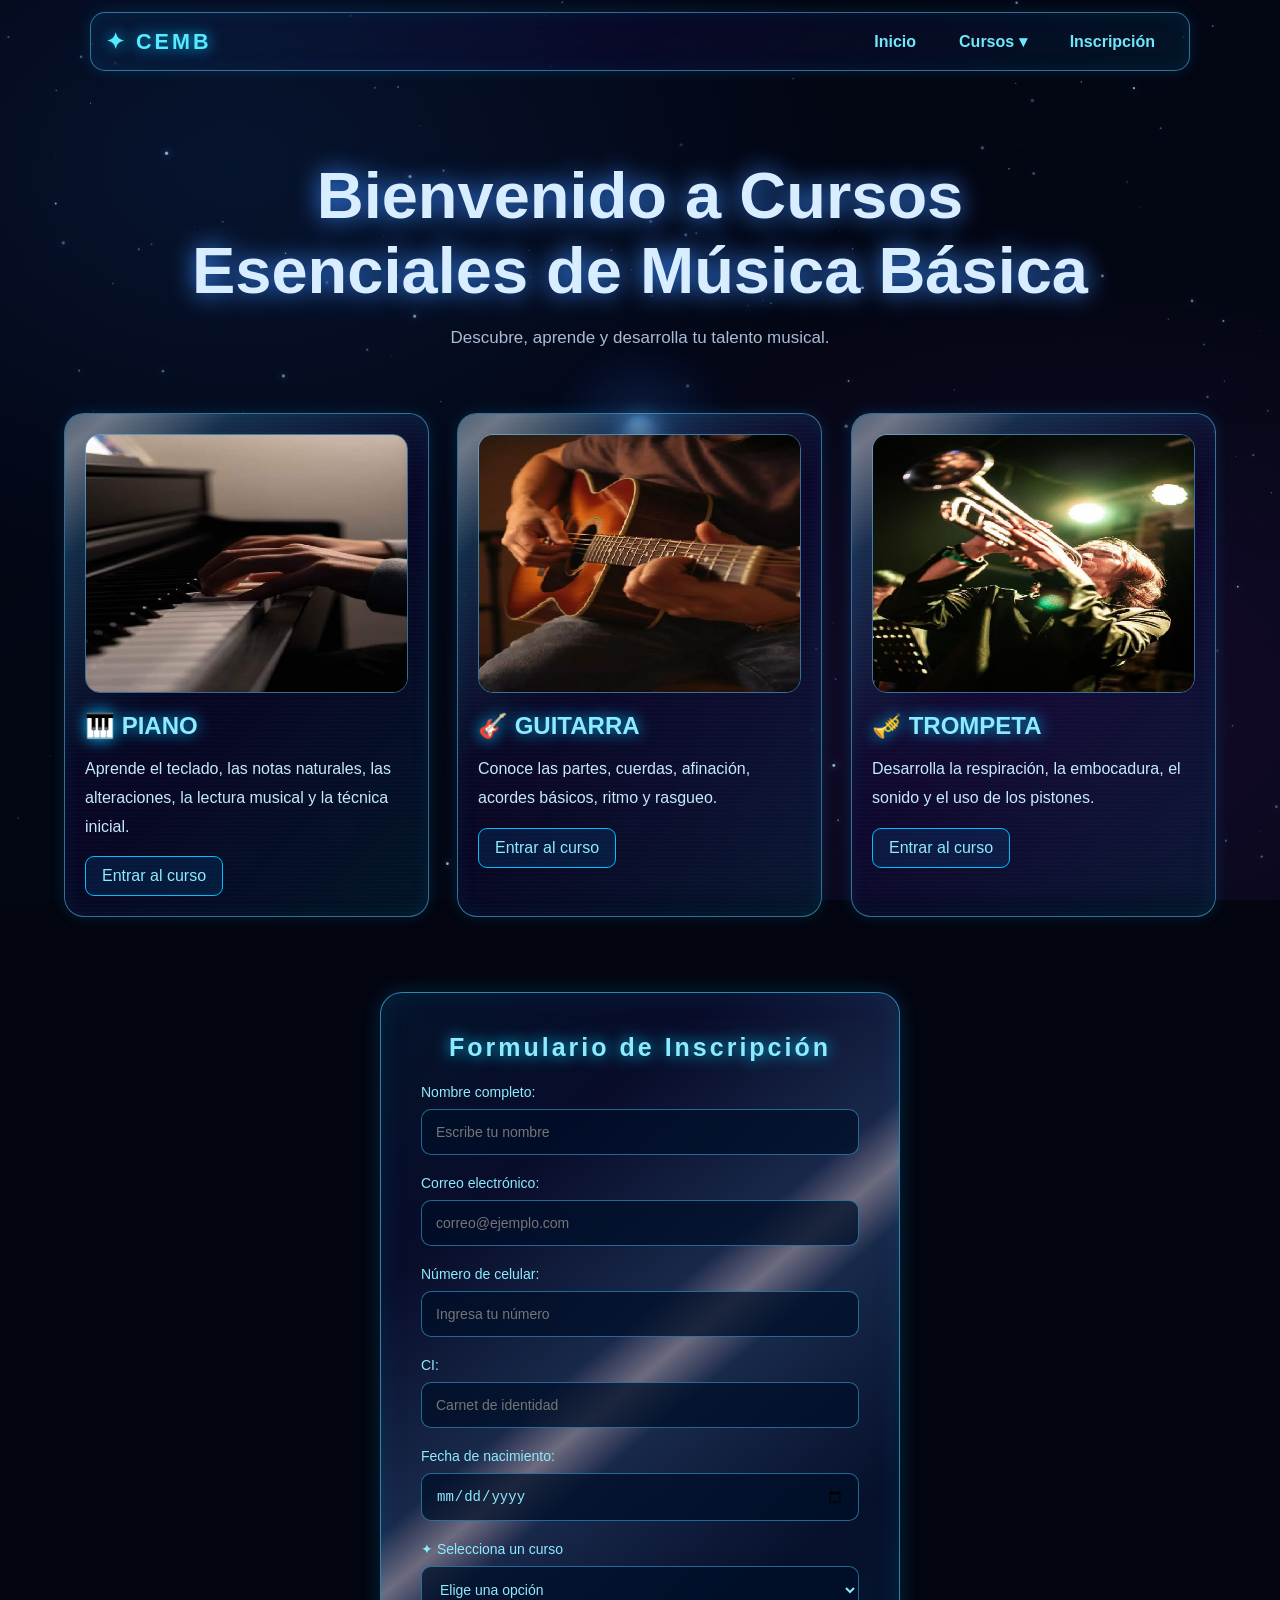
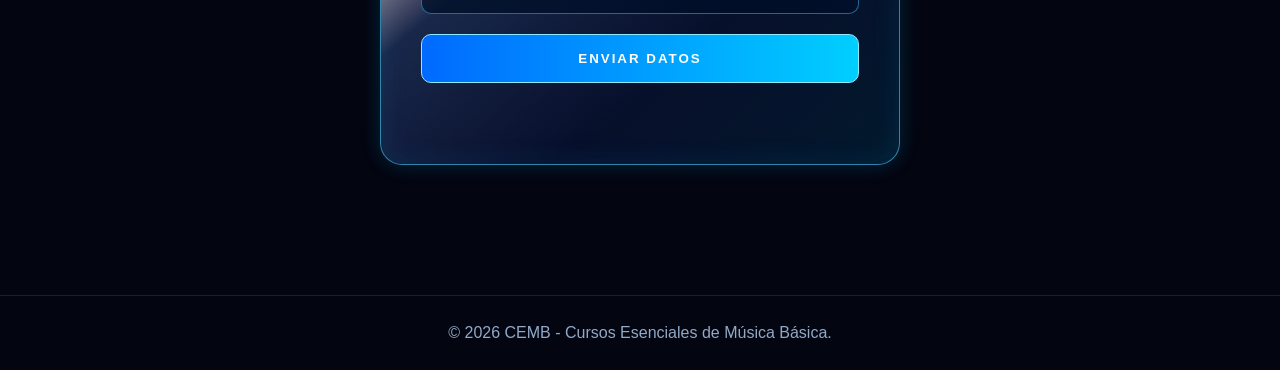
<file: index.html>
<!DOCTYPE html>
<html lang="es">
<head>
  <meta charset="utf-8">
  <meta name="viewport" content="width=device-width, initial-scale=1">
  <title>Inicio | CEMB</title>
  <link rel="stylesheet" href="principal.css">
</head>
<body>
  <canvas id="fondo-universo" aria-hidden="true"></canvas>
  <header>
    <nav class="navbar">
      <div class="logo">
        <a href="index.html" aria-label="CEMB - Inicio">✦ CEMB</a>
      </div>
      <button class="menu-toggle" aria-label="Abrir menú" aria-expanded="false" type="button">
        <span class="bar"></span>
        <span class="bar"></span>
        <span class="bar"></span>
      </button>
      <ul class="nav-menu">
        <li class="nav-item">
          <a href="index.html">Inicio</a>
        </li>
        <li class="nav-item">
          <a href="#" aria-haspopup="true">Cursos ▾</a>
          <ul class="submenu">
            <li>
              <a href="piano.html">Piano</a>
            </li>
            <li>
              <a href="guitarra.html">Guitarra</a>
            </li>
            <li>
              <a href="trompeta.html">Trompeta</a>
            </li>
          </ul>
        </li>
        <li class="nav-item">
          <a href="index.html#inscripcion">Inscripción</a>
        </li>
      </ul>
    </nav>
  </header>
  <main>
    <section class="presentacion">
      <h1>Bienvenido a Cursos Esenciales de Música Básica</h1>
      <p>Descubre, aprende y desarrolla tu talento musical.</p>
    </section>
    <section class="contenedor-cards">
      <article class="card">
        <div>
          <img src="piano.jpg">
        </div>
        <h2>🎹 PIANO</h2>
        <p>Aprende el teclado, las notas naturales, las alteraciones, la lectura musical y la técnica inicial.</p>
        <a href="piano.html">Entrar al curso</a>
      </article>
      <article class="card">
        <div>
          <img src="guitarra.jpg">
        </div>
        <h2>🎸 GUITARRA</h2>
        <p>Conoce las partes, cuerdas, afinación, acordes básicos, ritmo y rasgueo.</p>
        <a href="guitarra.html">Entrar al curso</a>
      </article>
      <article class="card">
        <div>
          <img src="trompeta.jpg">
        </div>
        <h2>🎺 TROMPETA</h2>
        <p>Desarrolla la respiración, la embocadura, el sonido y el uso de los pistones.</p>
        <a href="trompeta.html">Entrar al curso</a>
      </article>
    </section>
    <section class="formulario-container" id="inscripcion">
      <form class="form-holograma" id="miFormulario">
        <h2>Formulario de Inscripción</h2>
        <div class="campo">
          <label for="nombre">Nombre completo:</label>
          <input id="nombre" name="nombre" type="text" placeholder="Escribe tu nombre" required>
        </div>
        <div class="campo">
          <label for="correo">Correo electrónico:</label>
          <input id="correo" name="correo" type="email" placeholder="correo@ejemplo.com" required>
        </div>
        <div class="campo">
          <label for="celular">Número de celular:</label>
          <input id="celular" name="celular" type="tel" placeholder="Ingresa tu número" required>
        </div>
        <div class="campo">
          <label for="ci">CI:</label>
          <input id="ci" name="ci" type="text" placeholder="Carnet de identidad" required>
        </div>
        <div class="campo">
          <label for="fecha">Fecha de nacimiento:</label>
          <input id="fecha" name="fecha_nacimiento" type="date" required>
        </div>
        <div class="campo">
          <label for="curso">✦ Selecciona un curso</label>
          <select id="curso" name="curso" required>
            <option value="" disabled selected>Elige una opción</option>
            <option value="piano">Piano</option>
            <option value="guitarra">Guitarra</option>
            <option value="trompeta">Trompeta</option>
          </select>
        </div>
        <button type="submit">ENVIAR DATOS</button>
        <p id="respuesta" role="status" aria-live="polite"></p>
      </form>
    </section>
  </main>
  <footer>
    © 2026 CEMB - Cursos Esenciales de Música Básica.
  </footer>
  <script src="fondo-universo.js" defer></script>
</body>
</html>
</file>
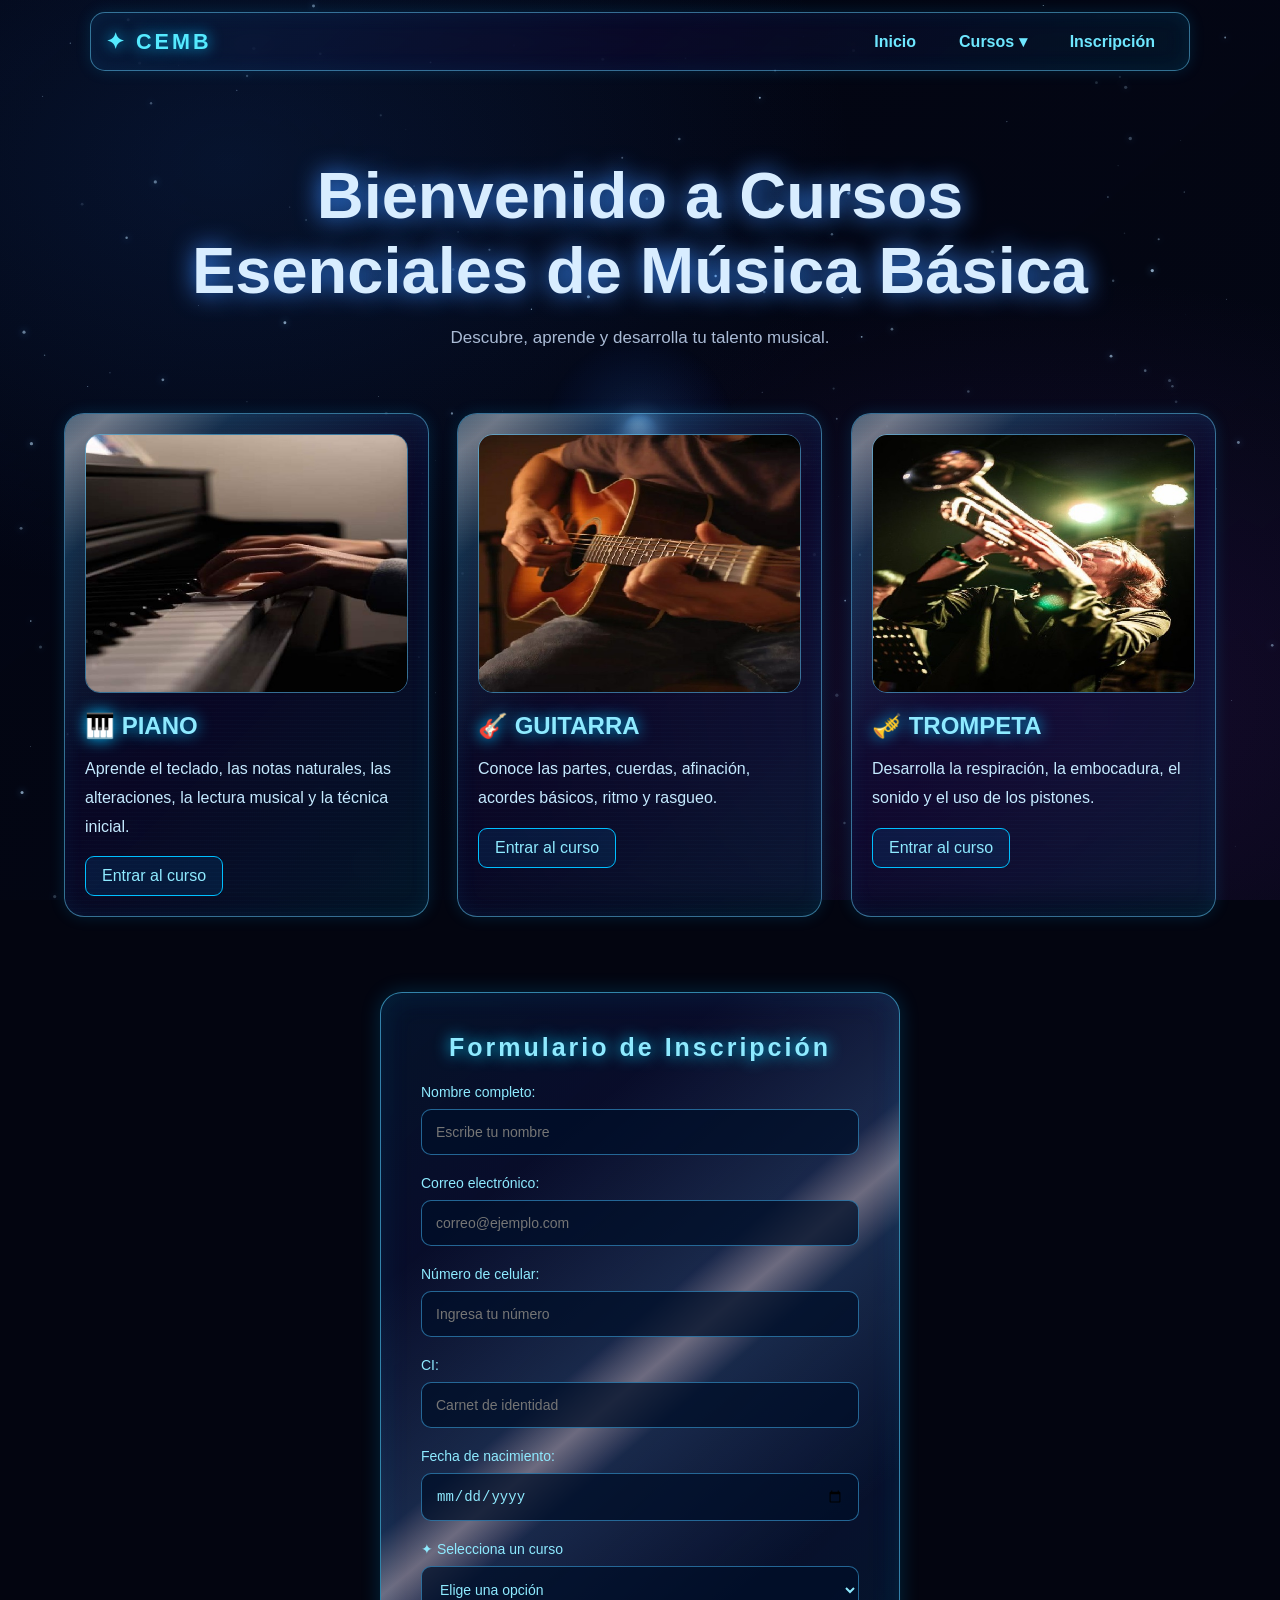
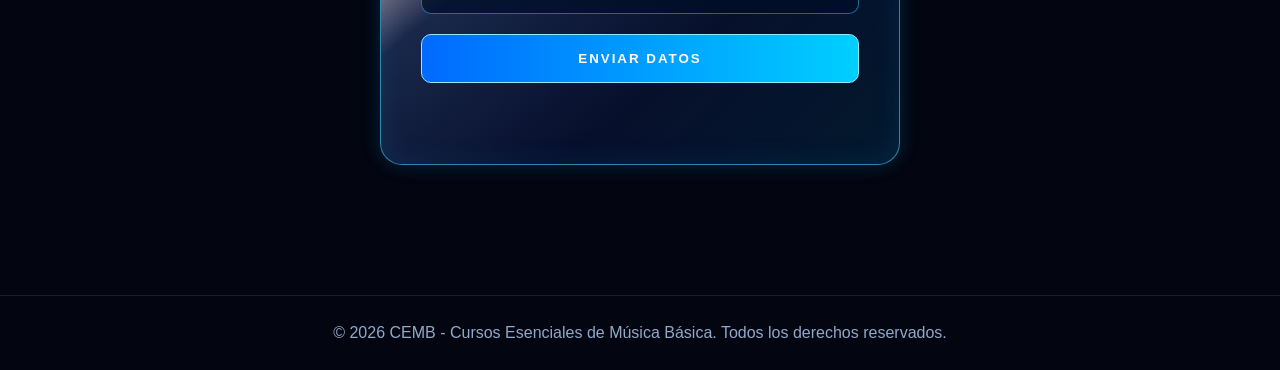
<file: Proyecto-CEMB/index.html>
<!DOCTYPE html>
<html lang="es">
<head>
  <meta charset="utf-8">
  <meta name="viewport" content="width=device-width, initial-scale=1">
  <title>Inicio | CEMB</title>
  <link rel="stylesheet" href="principal.css">
</head>
<body>
  <canvas id="fondo-universo" aria-hidden="true"></canvas>
  <header>
    <nav class="navbar">
      <div class="logo">
        <a href="index.html" aria-label="CEMB - Inicio">✦ CEMB</a>
      </div>
      <button class="menu-toggle" aria-label="Abrir menú" aria-expanded="false" type="button">
        <span class="bar"></span>
        <span class="bar"></span>
        <span class="bar"></span>
      </button>
      <ul class="nav-menu">
        <li class="nav-item">
          <a href="index.html">Inicio</a>
        </li>
        <li class="nav-item">
          <a href="#" aria-haspopup="true">Cursos ▾</a>
          <ul class="submenu">
            <li>
              <a href="piano.html">Piano</a>
            </li>
            <li>
              <a href="guitarra.html">Guitarra</a>
            </li>
            <li>
              <a href="trompeta.html">Trompeta</a>
            </li>
          </ul>
        </li>
        <li class="nav-item">
          <a href="index.html#inscripcion">Inscripción</a>
        </li>
      </ul>
    </nav>
  </header>
  <main>
    <section class="presentacion">
      <h1>Bienvenido a Cursos Esenciales de Música Básica</h1>
      <p>Descubre, aprende y desarrolla tu talento musical.</p>
    </section>
    <section class="contenedor-cards">
      <article class="card">
        <div>
          <img src="piano.jpg">
        </div>
        <h2>🎹 PIANO</h2>
        <p>Aprende el teclado, las notas naturales, las alteraciones, la lectura musical y la técnica inicial.</p>
        <a href="piano.html">Entrar al curso</a>
      </article>
      <article class="card">
        <div>
          <img src="guitarra.jpg">
        </div>
        <h2>🎸 GUITARRA</h2>
        <p>Conoce las partes, cuerdas, afinación, acordes básicos, ritmo y rasgueo.</p>
        <a href="guitarra.html">Entrar al curso</a>
      </article>
      <article class="card">
        <div>
          <img src="trompeta.jpg">
        </div>
        <h2>🎺 TROMPETA</h2>
        <p>Desarrolla la respiración, la embocadura, el sonido y el uso de los pistones.</p>
        <a href="trompeta.html">Entrar al curso</a>
      </article>
    </section>
    <section class="formulario-container" id="inscripcion">
      <form class="form-holograma" id="miFormulario">
        <h2>Formulario de Inscripción</h2>
        <div class="campo">
          <label for="nombre">Nombre completo:</label>
          <input id="nombre" name="nombre" type="text" placeholder="Escribe tu nombre" required>
        </div>
        <div class="campo">
          <label for="correo">Correo electrónico:</label>
          <input id="correo" name="correo" type="email" placeholder="correo@ejemplo.com" required>
        </div>
        <div class="campo">
          <label for="celular">Número de celular:</label>
          <input id="celular" name="celular" type="tel" placeholder="Ingresa tu número" required>
        </div>
        <div class="campo">
          <label for="ci">CI:</label>
          <input id="ci" name="ci" type="text" placeholder="Carnet de identidad" required>
        </div>
        <div class="campo">
          <label for="fecha">Fecha de nacimiento:</label>
          <input id="fecha" name="fecha_nacimiento" type="date" required>
        </div>
        <div class="campo">
          <label for="curso">✦ Selecciona un curso</label>
          <select id="curso" name="curso" required>
            <option value="" disabled selected>Elige una opción</option>
            <option value="piano">Piano</option>
            <option value="guitarra">Guitarra</option>
            <option value="trompeta">Trompeta</option>
          </select>
        </div>
        <button type="submit">ENVIAR DATOS</button>
        <p id="respuesta" role="status" aria-live="polite"></p>
      </form>
    </section>
  </main>
  <footer>
    © 2026 CEMB - Cursos Esenciales de Música Básica. Todos los derechos reservados.
  </footer>
  <script src="fondo-universo.js" defer></script>
</body>
</html>
</file>
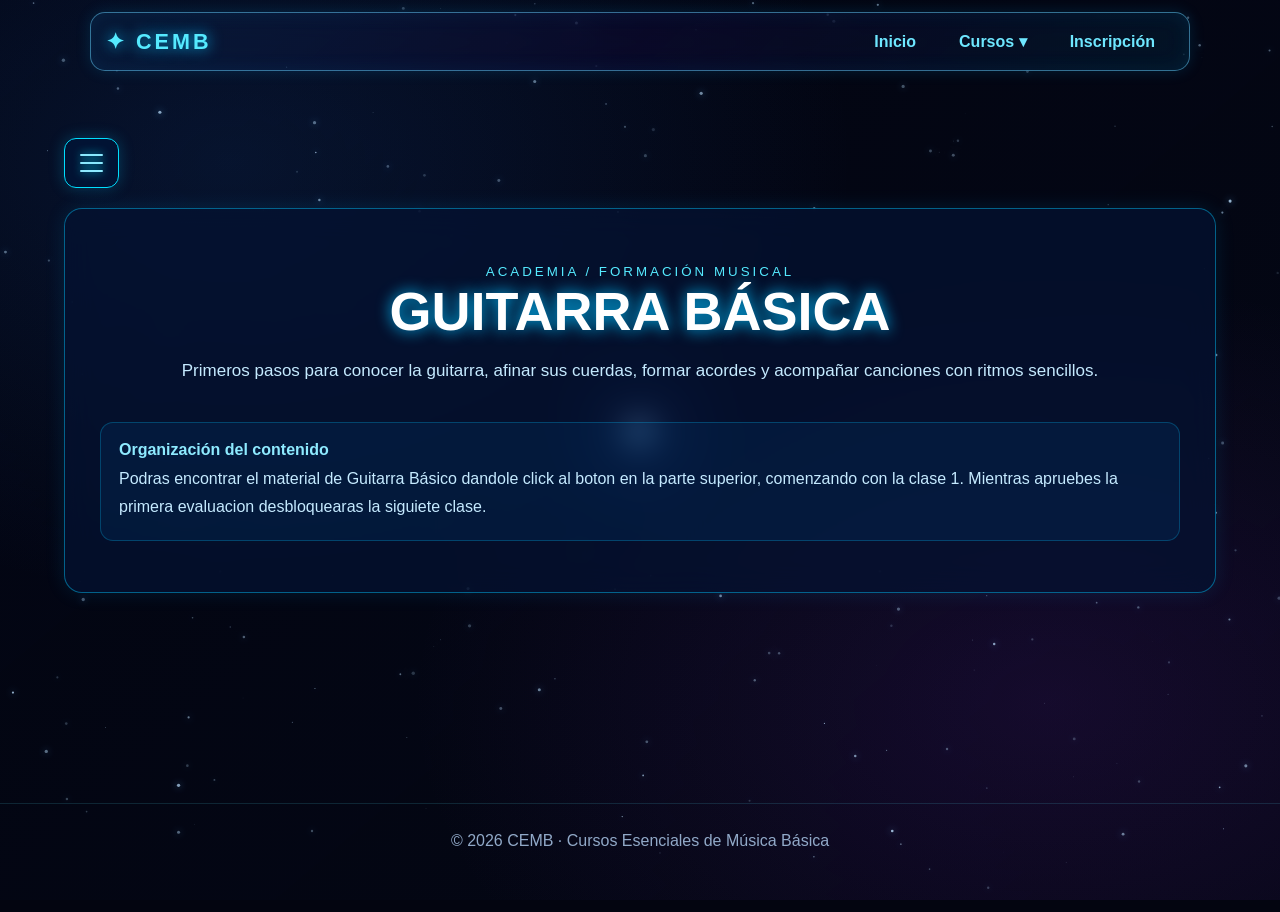
<file: guitarra.html>
<!DOCTYPE html>
<html>
<head>
  <meta charset="utf-8">
  <meta name="viewport" content="width=device-width, initial-scale=1">
  <link rel="stylesheet" href="principal.css">
  <link rel="stylesheet" href="barra-lateral.css">
  <title>Curso de Guitarra | CEMB</title>
</head>
<body>
  <canvas id="fondo-universo" aria-hidden="true"></canvas>
  <header>
    <nav class="navbar">
      <div class="logo">
        <a href="index.html" aria-label="CEMB - Inicio">✦ CEMB</a>
      </div>
      <button class="menu-toggle" aria-label="Abrir menú" aria-expanded="false" type="button">
        <span class="bar"></span>
        <span class="bar"></span>
        <span class="bar"></span>
      </button>
      <ul class="nav-menu">
        <li class="nav-item">
          <a href="index.html">Inicio</a>
        </li>
        <li class="nav-item">
          <a href="#" aria-haspopup="true">Cursos ▾</a>
          <ul class="submenu">
            <li>
              <a href="piano.html">Piano</a>
            </li>
            <li>
              <a href="guitarra.html">Guitarra</a>
            </li>
            <li>
              <a href="trompeta.html">Trompeta</a>
            </li>
          </ul>
        </li>
        <li class="nav-item">
          <a href="index.html#inscripcion">Inscripción</a>
        </li>
      </ul>
    </nav>
  </header>
  <main>
    <button class="hamburguesa" id="hamburguesa" aria-label="Abrir menú de clases" aria-expanded="false" type="button">
      <span></span>
      <span></span>
      <span></span>
    </button>
    <aside class="menu-holografico" id="menuHolografico">
      <div class="menu-titulo">
        <h2>✦ CEMB</h2>
        <p>MENÚ DE CLASES</p>
      </div>
      <nav class="menu-opciones">
        <button data-clase="inicio" class="activo">
          <span>⌂</span>  
          Inicio
        </button>
        <button data-clase="clase1">
          <span>✧</span> Clase 1
        </button>
        <button data-clase="clase2">
          <span>✧</span> 
          Clase 2
        </button>
        <button data-clase="clase3">
          <span>✧</span> 
          Clase 3
        </button>
        <button data-clase="clase4">
          <span>✧</span>
          Clase 4
        </button>
      </nav>
      <div class="menu-pie">
        <span>✦ CEMB</span>
      </div>
    </aside>
    <section class="contenido-principal">
      <article class="pagina activa" id="inicio">
        <div class="presentacion">
          <small class="eyebrow">ACADEMIA / FORMACIÓN MUSICAL</small>
          <h1>GUITARRA BÁSICA</h1>
          <p>Primeros pasos para conocer la guitarra, afinar sus cuerdas, formar acordes y acompañar canciones con ritmos sencillos.</p>
        </div>
        <div class="bloque">
          <strong>Organización del contenido</strong>
          <p>Podras encontrar el material de Guitarra Básico dandole click al boton en la parte superior, comenzando con la clase 1. Mientras apruebes la primera evaluacion desbloquearas la siguiete clase. </p>
        </div>
      </article>
      <article class="pagina" id="clase1">
        <h1>CLASE 1: CONTENIDO 1 PARA GUITARRA BÁSICO</h1>
        <p>Selecciona los apartados del recorrido para estudiar cada tema.</p>
        <div class="curso-completo">
          <section id="ruta">
            <div class="section-title">
              <small>Tu recorrido</small>
              <h2>Ruta de aprendizaje</h2>
              <p>Un recorrido gradual para comenzar a tocar guitarra desde cero.</p>
            </div>
            <div class="grid">
              <a class="card" href="#partes" style="text-decoration:none">
                <div class="number">01</div>
                <h3>Conocer la guitarra</h3>
                <p>Partes principales y tipos de guitarra.</p>
              </a>
              <a class="card" href="#cuerdas" style="text-decoration:none">
                <div class="number">02</div>
                <h3>Cuerdas y notas</h3>
                <p>Nombres, orden y numeración de las seis cuerdas.</p>
              </a>
              <a class="card" href="#afinacion" style="text-decoration:none">
                <div class="number">03</div>
                <h3>Afinación</h3>
                <p>Afinación estándar y uso de un afinador.</p>
              </a>
              <a class="card" href="#postura" style="text-decoration:none">
                <div class="number">04</div>
                <h3>Postura y técnica</h3>
                <p>Cómo sentarse, sujetar la guitarra y colocar las manos.</p>
              </a>
              <a class="card" href="#acordes" style="text-decoration:none">
                <div class="number">05</div>
                <h3>Acordes básicos</h3>
                <p>Primeras posiciones para acompañar canciones.</p>
              </a>
              <a class="card" href="#ritmo" style="text-decoration:none">
                <div class="number">06</div>
                <h3>Ritmo y rasgueo</h3>
                <p>Movimiento de la mano y patrones sencillos.</p>
              </a>
            </div>
          </section>
          <section class="lesson" id="partes">
            <div class="lesson-head">
              <div class="lesson-no">01</div>
              <div>
                <h2>Conocer la guitarra</h2>
                <p>La guitarra es un instrumento de cuerda que produce sonido al hacer vibrar sus cuerdas.</p>
              </div>
            </div>
            <div class="card">
              <div class="guitar-diagram">
                <div class="guitar-icon">
                  <img src="guitarra.jpg">
                </div>
                <div>
                  <h3>Partes principales</h3>
                  <div class="part-list">
                    <div class="part">Clavijero</div>
                    <div class="part">Clavijas</div>
                    <div class="part">Cejuela</div>
                    <div class="part">Mástil</div>
                    <div class="part">Trastes</div>
                    <div class="part">Diapasón</div>
                    <div class="part">Cuerpo</div>
                    <div class="part">Boca</div>
                    <div class="part">Puente</div>
                    <div class="part">Selleta</div>
                  </div>
                </div>
              </div>
            </div>
            <div class="grid" style="margin-top:16px">
              <article class="card">
                <h3>Guitarra acústica</h3>
                <p>Su caja de resonancia amplifica el sonido de las cuerdas.</p>
              </article>
              <article class="card">
                <h3>Guitarra clásica</h3>
                <p>Generalmente utiliza cuerdas de nailon y es frecuente en el aprendizaje inicial.</p>
              </article>
              <article class="card">
                <h3>Guitarra eléctrica</h3>
                <p>Utiliza pastillas y amplificación electrónica para producir y proyectar el sonido.</p>
              </article>
            </div>
          </section>
          <section class="lesson" id="cuerdas">
            <div class="lesson-head">
              <div class="lesson-no">02</div>
              <div>
                <h2>Las seis cuerdas</h2>
                <p>Las cuerdas se numeran desde la más delgada hasta la más gruesa.</p>
              </div>
            </div>
            <div class="card">
              <h3>Orden de las cuerdas al aire</h3>
              <div class="string-list">
                <div class="string">
                  <b>1ª</b>
                  <span>MI agudo</span>
                </div>
                <div class="string">
                  <b>2ª</b>
                  <span>SI</span>
                </div>
                <div class="string">
                  <b>3ª</b>
                  <span>SOL</span>
                </div>
                <div class="string">
                  <b>4ª</b>
                  <span>RE</span>
                </div>
                <div class="string">
                  <b>5ª</b>
                  <span>LA</span>
                </div>
                <div class="string">
                  <b>6ª</b>
                  <span>MI grave</span>
                </div>
              </div>
              <div class="note">
                Truco para recordar la afinación estándar: MI – LA – RE – SOL – SI – MI, desde la sexta cuerda (más gruesa) hasta la primera (más delgada).
              </div>
            </div>
          </section>
          <section class="lesson" id="afinacion">
            <div class="lesson-head">
              <div class="lesson-no">03</div>
              <div>
                <h2>Afinación de la guitarra</h2>
                <p>Antes de practicar, comprueba que cada cuerda tenga la nota correcta.</p>
              </div>
            </div>
            <div class="grid">
              <article class="card">
                <h3>1. Usa un afinador</h3>
                <p>Puede ser un afinador electrónico, una aplicación o un afinador de pinza.</p>
              </article>
              <article class="card">
                <h3>2. Toca una cuerda</h3>
                <p>Haz sonar una cuerda al aire, sin presionar ningún traste.</p>
              </article>
              <article class="card">
                <h3>3. Ajusta la clavija</h3>
                <p>Gira poco a poco hasta que el afinador indique la nota deseada.</p>
              </article>
            </div>
            <div class="note">
              Afinación estándar, de la sexta a la primera cuerda: MI (E), LA (A), RE (D), SOL (G), SI (B), MI (E). Ajusta con cuidado para evitar tensar demasiado las cuerdas.
            </div>
          </section>
          <section class="lesson" id="postura">
            <div class="lesson-head">
              <div class="lesson-no">04</div>
              <div>
                <h2>Postura y técnica inicial</h2>
                <p>Una postura relajada permite tocar con mayor comodidad y control.</p>
              </div>
            </div>
            <div class="grid">
              <article class="card">
                <h3>Posición del cuerpo</h3>
                <p>Siéntate con la espalda cómoda y evita encorvar los hombros. Apoya la guitarra de forma estable.</p>
              </article>
              <article class="card">
                <h3>Mano izquierda</h3>
                <p>Presiona las cuerdas cerca del traste correspondiente, usando la punta de los dedos.</p>
              </article>
              <article class="card">
                <h3>Mano derecha</h3>
                <p>Relaja la muñeca y utiliza movimientos controlados para pulsar o rasguear las cuerdas.</p>
              </article>
            </div>
            <div class="card" style="margin-top:16px">
              <h3>Numeración de los dedos de la mano que pisa las cuerdas</h3>
              <div class="chord-grid">
                <div class="chord">
                  <strong>1</strong>
                  <small>Índice</small>
                </div>
                <div class="chord">
                  <strong>2</strong>
                  <small>Medio</small>
                </div>
                <div class="chord">
                  <strong>3</strong>
                  <small>Anular</small>
                </div>
                <div class="chord">
                  <strong>4</strong>
                  <small>Meñique</small>
                </div>
              </div>
              <p style="margin-top:12px">El pulgar se coloca detrás del mástil como apoyo, sin apretar excesivamente.</p>
            </div>
          </section>
          <section class="lesson" id="acordes">
            <div class="lesson-head">
              <div class="lesson-no">05</div>
              <div>
                <h2>Primeros acordes</h2>
                <p>Un acorde combina varias notas que suenan al mismo tiempo.</p>
              </div>
            </div>
            <div class="card">
              <h3>Acordes abiertos para principiantes</h3>
              <div class="chord-grid" style="margin-top:15px">
                <div class="chord">
                  <strong>Em</strong>
                  <small>Mi menor</small>
                  <p>Dos dedos en el segundo traste de las cuerdas quinta y cuarta.</p>
                </div>
                <div class="chord">
                  <strong>Am</strong>
                  <small>La menor</small>
                  <p>Forma una posición compacta con tres dedos en los primeros dos trastes.</p>
                </div>
                <div class="chord">
                  <strong>C</strong>
                  <small>Do mayor</small>
                  <p>Distribuye tres dedos entre las cuerdas segunda, cuarta y quinta.</p>
                </div>
                <div class="chord">
                  <strong>G</strong>
                  <small>Sol mayor</small>
                  <p>Utiliza tres dedos en una posición abierta sobre el mástil.</p>
                </div>
                <div class="chord">
                  <strong>D</strong>
                  <small>Re mayor</small>
                  <p>Forma una figura triangular en las tres cuerdas agudas.</p>
                </div>
              </div>
              <div class="note">
                Consejo: coloca los dedos uno por uno y toca cada cuerda del acorde para comprobar que suene clara. Estos son ejemplos de acordes iniciales; consulta un diagrama de digitación para ver la posición exacta de cada dedo.
              </div>
            </div>
          </section>
          <section class="lesson" id="ritmo">
            <div class="lesson-head">
              <div class="lesson-no">06</div>
              <div>
                <h2>Ritmo y rasgueo</h2>
                <p>El rasgueo consiste en mover la mano sobre las cuerdas para crear un patrón rítmico.</p>
              </div>
            </div>
            <div class="grid">
              <article class="card">
                <h3>Movimiento hacia abajo ↓</h3>
                <p>Pasa los dedos o la púa desde la cuerda más grave hacia las más agudas.</p>
              </article>
              <article class="card">
                <h3>Movimiento hacia arriba ↑</h3>
                <p>Regresa desde las cuerdas agudas hacia las graves con un movimiento ligero.</p>
              </article>
              <article class="card">
                <h3>Mantener el pulso</h3>
                <p>Cuenta de manera constante y practica primero lentamente.</p>
              </article>
            </div>
            <div class="card" style="margin-top:16px">
              <h3>Patrón sencillo de práctica</h3>
              <div class="note" style="font-size:1.25rem;text-align:center;letter-spacing:4px">
                ↓　↓　↑　↑　↓　↑
              </div>
              <p style="margin-top:12px">
                Repite el patrón con un solo acorde. Cuando el movimiento sea uniforme, cambia de acorde sin detener el ritmo.
              </p>
            </div>
          </section>
          <section class="lesson" id="ejecucion">
            <div class="lesson-head">
              <div class="lesson-no">07</div>
              <div>
                <h2>Cambiar entre acordes</h2>
                <p>La coordinación entre ambas manos se desarrolla con repetición y paciencia.</p>
              </div>
            </div>
            <div class="card">
              <h3>Secuencia de entrenamiento</h3>
              <div class="note-row">
                <span class="note-chip">Em</span>
                <span class="note-chip">G</span>
                <span class="note-chip">C</span>
                <span class="note-chip">D</span>
              </div>
              <ul style="padding-left:20px;margin-top:15px;color:#c4d0e7">
                <li>Forma el primer acorde y verifica que las cuerdas suenen limpias.</li>
                <li>Rasguea cuatro pulsos manteniendo el mismo ritmo.</li>
                <li>Cambia al siguiente acorde lentamente.</li>
                <li>Repite la secuencia sin acelerar.</li>
              </ul>
            </div>
          </section>
          <section class="lesson" id="practica">
            <div class="lesson-head">
              <div class="lesson-no">08</div>
              <div>
                <h2>Práctica guiada para principiantes</h2>
                <p>Actividades para reforzar lo aprendido durante el curso.</p>
              </div>
            </div>
            <div class="card">
              <ul class="practice-list">
                <li>
                  Identifica el clavijero, las clavijas, el mástil, los trastes y el cuerpo.
                </li>
                <li>
                  Memoriza los nombres de las seis cuerdas al aire.
                </li>
                <li>
                  Afina la guitarra con un afinador.
                </li>
                <li>
                  Practica la colocación de los dedos en Em, Am, C, G y D.
                </li>
                <li>
                  Toca cada acorde cuerda por cuerda para comprobar que suene limpio.
                </li>
                <li>
                  Practica rasgueos hacia abajo y hacia arriba manteniendo un pulso constante.
                </li>
                <li>
                  Alterna dos acordes sin detener el ritmo.
                </li>
              </ul>
              <div class="note">
                Meta: conocer la guitarra, mantenerla afinada y acompañar una secuencia sencilla de acordes.
              </div>
            </div>
          </section>
          <section class="lesson" id="cierre">
            <div class="section-title">
              <small>Fin del recorrido</small>
              <h2>Una base para seguir aprendiendo</h2>
              <p>
                El aprendizaje de la guitarra comienza conociendo el instrumento, afinando correctamente y practicando acordes y ritmos básicos.
              </p>
            </div>
            <div class="grid">
              <article class="card">
                <h3>✦ Conocer</h3>
                <p>Partes de la guitarra, cuerdas y afinación.</p>
              </article>
              <article class="card">
                <h3>✦ Coordinar</h3>
                <p>Postura, digitación y cambios de acordes.</p>
              </article>
              <article class="card">
                <h3>✦ Acompañar</h3>
                <p>Ritmos sencillos y rasgueos constantes.</p>
              </article>
            </div>
            <div class="hero" style="min-height:220px;padding:35px 10px">
              <div>
                <h2 style="font-size:clamp(1.6rem,4vw,2.5rem);color:var(--cyan)">¡Sigue practicando!</h2>
                <p>
                  La constancia convierte cada acorde en un nuevo paso para disfrutar la música.
                </p>
              </div>
            </div>
          </section>
        </div>
      </article>
      <article class="pagina" id="clase2">
        <h1>CLASE 2</h1>
        <div class="bloque">
          <strong>Contenido de la Clase 2</strong>
          <p>El material de Guitarra Básico de la clase 2 no se encuentra disponible.</p>
        </div>
      </article>
      <article class="pagina" id="clase3">
        <h1>CLASE 3</h1>
        <div class="bloque">
          <strong>Contenido de la Clase 3</strong>
          <p>El material de Guitarra Básico de la clase 3 no se encuentra disponible.</p>
        </div>
      </article>
      <article class="pagina" id="clase4">
        <h1>CLASE 4</h1>
        <div class="bloque">
          <strong>Contenido de la Clase 4</strong>
          <p>El material de Guitarra Básico de la clase 4 no se encuentra disponible.</p>
        </div>
      </article>
    </section>
  </main>
  <footer>
    © 2026 CEMB · Cursos Esenciales de Música Básica
  </footer>
  <script src="fondo-universo.js" defer></script>
  <script src="barra-lateral.js" defer></script>
</body>
</html>
</file>
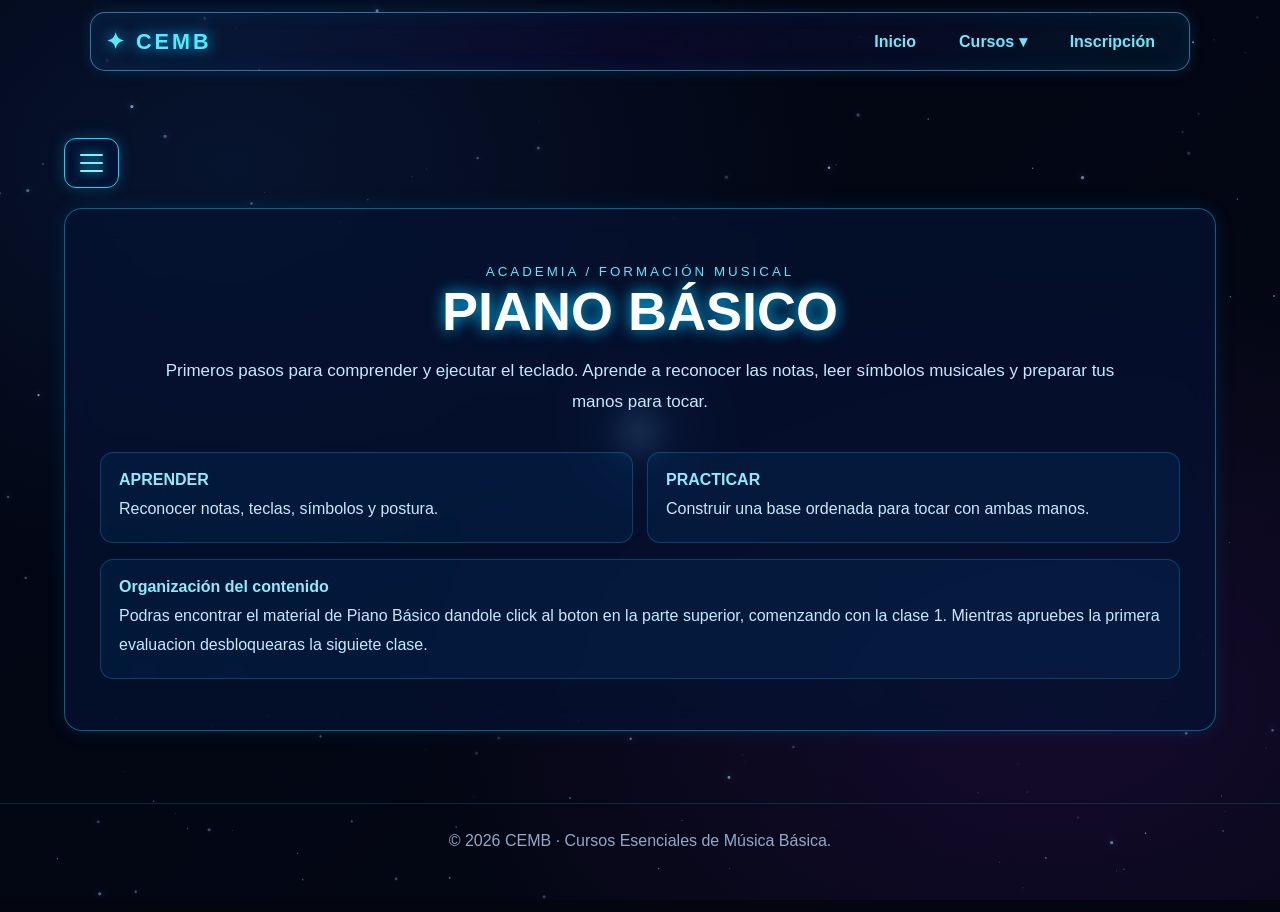
<file: piano.html>
<!DOCTYPE html>
<html>
<head>
  <meta charset="utf-8">
  <meta name="viewport" content="width=device-width, initial-scale=1">
  <link rel="stylesheet" href="principal.css">
  <link rel="stylesheet" href="barra-lateral.css">
  <title>Curso de Piano | CEMB</title>
</head>
<body>
  <canvas id="fondo-universo" aria-hidden="true"></canvas>
  <header>
    <nav class="navbar">
      <div class="logo">
        <a href="index.html" aria-label="CEMB - Inicio">✦ CEMB</a>
      </div>
      <button class="menu-toggle" aria-label="Abrir menú" aria-expanded="false" type="button">
        <span class="bar"></span>
        <span class="bar"></span>
        <span class="bar"></span>
      </button>
      <ul class="nav-menu">
        <li class="nav-item"><a href="index.html">Inicio</a></li>
        <li class="nav-item">
          <a href="#" aria-haspopup="true">Cursos ▾</a>
          <ul class="submenu">
            <li><a href="piano.html">Piano</a></li>
            <li><a href="guitarra.html">Guitarra</a></li>
            <li><a href="trompeta.html">Trompeta</a></li>
          </ul>
        </li>
        <li class="nav-item">
          <a href="index.html#inscripcion">Inscripción</a>
        </li>
      </ul>
    </nav>
  </header>
  <main>
    <button class="hamburguesa" id="hamburguesa" aria-label="Abrir menú de clases" aria-expanded="false" type="button">
      <span></span>
      <span></span>
      <span></span>
    </button>
    <aside class="menu-holografico" id="menuHolografico">
      <div class="menu-titulo">
        <h2>✦ CEMB</h2>
        <p>MENÚ DE CLASES</p>
      </div>
      <nav class="menu-opciones">
        <button data-clase="inicio" class="activo">
          <span>⌂</span>
          Inicio
        </button>
        <button data-clase="clase1">
          <span>✧</span>
          Clase 1
        </button>
        <button data-clase="clase2">
          <span>✧</span>
          Clase 2
        </button>
        <button data-clase="clase3">
          <span>✧</span>
          Clase 3
        </button>
        <button data-clase="clase4">
          <span>✧</span>
          Clase 4
        </button>
      </nav>
      <div class="menu-pie">
        <span>✦ CEMB</span>
      </div>
    </aside>
    <section class="contenido-principal">
      <article class="pagina activa" id="inicio">
        <div class="presentacion">
          <small class="eyebrow">ACADEMIA / FORMACIÓN MUSICAL</small>
          <h1>PIANO BÁSICO</h1>
          <p>
            Primeros pasos para comprender y ejecutar el teclado.
            Aprende a reconocer las notas, leer símbolos musicales
            y preparar tus manos para tocar.
          </p>
        </div>
        <div class="rejilla">
          <div class="bloque">
            <strong>APRENDER</strong>
            <p>Reconocer notas, teclas, símbolos y postura.</p>
          </div>
          <div class="bloque">
            <strong>PRACTICAR</strong>
            <p>Construir una base ordenada para tocar con ambas manos.</p>
          </div>
        </div>
        <div class="bloque">
          <strong>Organización del contenido</strong>
          <p>
            Podras encontrar el material de Piano Básico dandole click al boton en la parte superior, comenzando con la clase 1. Mientras apruebes la primera evaluacion desbloquearas la siguiete clase.
          </p>
        </div>
      </article>
      <article class="pagina" id="clase1">
        <h1>CLASE 1: CONTENIDO 1 PARA PIANO BÁSICO</h1>
        <p>
          Selecciona los apartados del recorrido para estudiar
          cada tema del curso.
        </p>
        <div class="curso-completo">
          <section id="ruta">
            <div class="section-title">
              <small>Tu recorrido</small>
              <h2>Ruta de aprendizaje</h2>
              <p>
                Un recorrido gradual para comenzar a tocar piano
                desde cero.
              </p>
            </div>
            <div class="grid">
              <a class="card" href="#teclado" style="text-decoration:none">
                <div class="number">01</div>
                <h3>Conocer el teclado</h3>
                <p>Identificación del instrumento y ubicación de las notas.</p>
              </a>
              <a class="card" href="#notas" style="text-decoration:none">
                <div class="number">02</div>
                <h3>Notas naturales</h3>
                <p>Las siete notas, octavas y DO central.</p>
              </a>
              <a class="card" href="#alteraciones" style="text-decoration:none">
                <div class="number">03</div>
                <h3>Alteraciones</h3>
                <p>Sostenido, bemol y becuadro.</p>
              </a>
              <a class="card" href="#pentagrama" style="text-decoration:none">
                <div class="number">04</div>
                <h3>El pentagrama</h3>
                <p>Cinco líneas y cuatro espacios musicales.</p>
              </a>
              <a class="card" href="#claves" style="text-decoration:none">
                <div class="number">05</div>
                <h3>Claves musicales</h3>
                <p>Clave de sol y clave de fa.</p>
              </a>
              <a class="card" href="#compas" style="text-decoration:none">
                <div class="number">06</div>
                <h3>Compás y figuras</h3>
                <p>Duración de sonidos y silencios.</p>
              </a>
              <a class="card" href="#tecnica" style="text-decoration:none">
                <div class="number">07</div>
                <h3>Técnica inicial</h3>
                <p>Posición de las manos y numeración de dedos.</p>
              </a>
              <a class="card" href="#practica" style="text-decoration:none">
                <div class="number">08</div>
                <h3>Práctica guiada</h3>
                <p>Actividades para principiantes.</p>
              </a>
            </div>
          </section>
          <section class="lesson" id="teclado">
            <div class="lesson-head">
              <div class="lesson-no">01</div>
              <div>
                <h2>Conocer el instrumento</h2>
                <p>
                  El teclado organiza las notas de izquierda a derecha:
                  de sonidos más graves a más agudos.
                </p>
              </div>
            </div>
            <div class="card">
              <h3>Representación del teclado</h3>
              <div class="piano-visual">
                <div class="piano-keys">
                  <div class="white-key">DO</div>
                  <div class="white-key">RE</div>
                  <div class="white-key">MI</div>
                  <div class="white-key">FA</div>
                  <div class="white-key">SOL</div>
                  <div class="white-key">LA</div>
                  <div class="white-key">SI</div>
                  <div class="white-key">DO</div>
                </div>
                <div class="piano-directions">
                  <span>GRAVES ←</span>
                  <span>→ AGUDOS</span>
                </div>
              </div>
            </div>
            <div class="grid" style="margin-top:16px">
              <article class="card">
                <h3>TECLAS BLANCAS</h3>
                <p>
                  Corresponden a las siete notas naturales:
                  DO, RE, MI, FA, SOL, LA y SI.
                </p>
              </article>
              <article class="card">
                <h3>TECLAS NEGRAS</h3>
                <p>
                  Representan alteraciones de las notas naturales.
                </p>
              </article>
            </div>
            <div class="note">
              Observa el teclado e identifica los grupos de dos
              y tres teclas negras.
            </div>
          </section>
          <section class="lesson" id="notas">
            <div class="lesson-head">
              <div class="lesson-no">02</div>
              <div>
                <h2>Las siete notas naturales</h2>
                <p>
                  Las notas se repiten en diferentes alturas
                  a lo largo del teclado.
                </p>
              </div>
            </div>
            <div class="card">
              <h3>Secuencia de notas musicales</h3>
              <div class="note-grid">
                <div class="music-note">DO</div>
                <div class="music-note">RE</div>
                <div class="music-note">MI</div>
                <div class="music-note">FA</div>
                <div class="music-note">SOL</div>
                <div class="music-note">LA</div>
                <div class="music-note">SI</div>
              </div>
              <p style="margin-top:15px">
                Después de SI, la secuencia vuelve a comenzar
                con DO en una altura diferente.
              </p>
            </div>
            <div class="note">
              La primera tecla blanca del patrón, ubicada antes
              del grupo de dos teclas negras, es DO.
            </div>
            <div class="grid">
              <article class="card">
                <h3>OCTAVA</h3>
                <p>
                  Conjunto de siete notas naturales que vuelve
                  a comenzar.
                </p>
              </article>
              <article class="card">
                <h3>DO CENTRAL</h3>
                <p>
                  El material de estudio lo ubica en la tercera octava.
                </p>
              </article>
            </div>
          </section>
          <section class="lesson" id="alteraciones">
            <div class="lesson-head">
              <div class="lesson-no">03</div>
              <div>
                <h2>Alteraciones musicales</h2>
                <p>
                  Cambian la altura de una nota natural y suelen
                  representarse en las teclas negras.
                </p>
              </div>
            </div>
            <div class="grid">
              <article class="card">
                <div class="symbol">♯</div>
                <h3>SOSTENIDO</h3>
                <p>
                  Eleva la nota natural un semitono.
                </p>
                <div class="note">
                  Ejemplo: DO → DO♯
                </div>
              </article>
              <article class="card">
                <div class="symbol">♭</div>
                <h3>BEMOL</h3>
                <p>
                  Baja la nota natural un semitono.
                </p>
                <div class="note">
                  Ejemplo: RE → RE♭
                </div>
              </article>
              <article class="card">
                <div class="symbol">♮</div>
                <h3>BECUADRO</h3>
                <p>
                  Devuelve a su valor natural una nota
                  que estaba alterada.
                </p>
              </article>
            </div>
            <div class="card" style="margin-top:16px">
              <h3>Posiciones por octava</h3>
              <div class="number-highlight">
                7 + 5 = 12
              </div>
              <p style="text-align:center">
                7 notas naturales + 5 alteraciones habituales
                = 12 posiciones por octava.
              </p>
            </div>
            <div class="note">
              Práctica: identifica sostenidos, bemoles y becuadros
              en ejemplos sencillos y compáralos con las teclas del piano.
            </div>
          </section>
          <section class="lesson" id="pentagrama">
            <div class="lesson-head">
              <div class="lesson-no">04</div>
              <div>
                <h2>Escritura musical: el pentagrama</h2>
                <p>
                  La música escrita organiza las notas en cinco
                  líneas y cuatro espacios.
                </p>
              </div>
            </div>
            <div class="card">
              <h3>Representación del pentagrama</h3>
              <div class="staff">
                <div class="staff-line"></div>
                <div class="staff-line"></div>
                <div class="staff-line"></div>
                <div class="staff-line"></div>
                <div class="staff-line"></div>
              </div>
              <p style="text-align:center;margin-top:20px">
                5 líneas horizontales · 4 espacios
              </p>
              <p style="text-align:center">
                Se cuentan desde abajo hacia arriba.
              </p>
            </div>
            <div class="grid">
              <article class="card">
                <h3>LÍNEAS</h3>
                <p>
                  Se numeran de la primera (abajo) a la quinta (arriba).
                </p>
              </article>
              <article class="card">
                <h3>ESPACIOS</h3>
                <p>
                  Se ubican entre dos líneas consecutivas.
                </p>
              </article>
            </div>
          </section>
          <section class="lesson" id="claves">
            <div class="lesson-head">
              <div class="lesson-no">05</div>
              <div>
                <h2>Las claves musicales</h2>
                <p>
                  La clave da nombre a las líneas y espacios
                  del pentagrama.
                </p>
              </div>
            </div>
            <div class="grid">
              <article class="card">
                <div class="clef-symbol">𝄞</div>
                <h3>CLAVE DE SOL</h3>
                <p>
                  Señala que la nota SOL se encuentra
                  en la segunda línea.
                </p>
                <div class="note">
                  En el teclado se utiliza para la mano derecha.
                </div>
              </article>
              <article class="card">
                <div class="clef-symbol">𝄢</div>
                <h3>CLAVE DE FA</h3>
                <p>
                  Señala que la nota FA se encuentra
                  en la cuarta línea.
                </p>
                <div class="note">
                  En el teclado se utiliza para la mano izquierda.
                </div>
              </article>
            </div>
            <div class="card" style="margin-top:16px">
              <h3>Las dos claves en el piano</h3>
              <p>
                En piano, ambas claves se relacionan para representar
                el registro amplio del instrumento.
              </p>
            </div>
          </section>
          <section class="lesson" id="compas">
            <div class="lesson-head">
              <div class="lesson-no">06</div>
              <div>
                <h2>Compás, figuras y silencios</h2>
                <p>
                  Elementos que ayudan a organizar el tiempo musical.
                </p>
              </div>
            </div>
            <div class="grid">
              <article class="card">
                <h3>COMPÁS</h3>
                <p>
                  Espacio delimitado por barras que ordena
                  la escritura musical.
                </p>
              </article>
              <article class="card">
                <h3>INDICACIÓN DE COMPÁS</h3>
                <p>
                  El número al inicio de la partitura indica
                  cuántos tiempos entran en cada compás.
                </p>
              </article>
              <article class="card">
                <h3>FIGURAS Y SILENCIOS</h3>
                <p>
                  Las figuras indican duración del sonido
                  y los silencios indican pausas.
                </p>
              </article>
            </div>
            <div class="card" style="margin-top:16px">
              <h3>Duraciones presentadas en el material</h3>
              <div class="duration-grid">
                <div class="duration">
                  <div class="duration-symbol">𝅝</div>
                  <h3>REDONDA</h3>
                  <p>4 tiempos</p>
                </div>
                <div class="duration">
                  <div class="duration-symbol">𝅗𝅥</div>
                  <h3>BLANCA</h3>
                  <p>2 tiempos</p>
                </div>
                <div class="duration">
                  <div class="duration-symbol">♩</div>
                  <h3>NEGRA</h3>
                  <p>1 tiempo</p>
                </div>
                <div class="duration">
                  <div class="duration-symbol">♪</div>
                  <h3>CORCHEA</h3>
                  <p>½ tiempo</p>
                </div>
              </div>
            </div>
          </section>
          <section class="lesson" id="tecnica">
            <div class="lesson-head">
              <div class="lesson-no">07</div>
              <div>
                <h2>Preparación para tocar</h2>
                <p>
                  Una postura cómoda facilita el control
                  y evita tensiones innecesarias.
                </p>
              </div>
            </div>
            <div class="grid">
              <article class="card">
                <h3>POSICIÓN DE LAS MANOS</h3>
                <p>
                  Manos sueltas y relajadas. Los dedos deben estar
                  ligeramente curvados, no rectos ni levantados.
                </p>
              </article>
              <article class="card">
                <h3>NUMERACIÓN DE DEDOS</h3>
                <p>
                  El pulgar es el dedo número 1 en ambas manos.
                  La numeración ayuda a leer partituras
                  y ejecutar pasajes.
                </p>
              </article>
            </div>
            <div class="card" style="margin-top:16px">
              <h3>Numeración de los dedos</h3>
              <div class="finger-grid">
                <div class="finger">
                  <strong>1</strong>
                  <small>Pulgar</small>
                </div>
                <div class="finger">
                  <strong>2</strong>
                  <small>Índice</small>
                </div>
                <div class="finger">
                  <strong>3</strong>
                  <small>Medio</small>
                </div>
                <div class="finger">
                  <strong>4</strong>
                  <small>Anular</small>
                </div>
                <div class="finger">
                  <strong>5</strong>
                  <small>Meñique</small>
                </div>
              </div>
            </div>
            <div class="note">
              Consejo de práctica: comenzar despacio,
              mantener la relajación y repetir con atención.
            </div>
          </section>
          <section class="lesson" id="practica">
            <div class="lesson-head">
              <div class="lesson-no">08</div>
              <div>
                <h2>Práctica guiada para principiantes</h2>
                <p>
                  Actividades sugeridas para consolidar
                  los conceptos estudiados.
                </p>
              </div>
            </div>
            <div class="card">
              <h3>Actividades del curso</h3>
              <ul class="practice-list">
                <li>
                  Localiza todos los DO identificando
                  los grupos de dos teclas negras.
                </li>
                <li>
                  Nombra en voz alta la secuencia
                  DO – RE – MI – FA – SOL – LA – SI.
                </li>
                <li>
                  Identifica sostenidos, bemoles y becuadros
                  en ejemplos sencillos.
                </li>
                <li>
                  Dibuja un pentagrama y marca sus cinco
                  líneas y cuatro espacios.
                </li>
                <li>
                  Cuenta los tiempos de compases sencillos
                  y reconoce las figuras estudiadas.
                </li>
                <li>
                  Coloca ambas manos con dedos curvados
                  e identifica el pulgar como dedo 1.
                </li>
              </ul>
              <div class="note">
                Meta: reconocer el teclado y comprender los símbolos
                básicos antes de avanzar a repertorio.
              </div>
            </div>
          </section>
          <section class="lesson" id="cierre">
            <div class="section-title">
              <small>Fin del recorrido</small>
              <h2>Una base para seguir aprendiendo</h2>
              <p>
                El dominio inicial del piano comienza por reconocer
                el instrumento y comprender su lenguaje.
              </p>
            </div>
            <div class="grid">
              <article class="card">
                <h3>✦ RECONOCER</h3>
                <p>
                  Notas naturales, octavas y alteraciones.
                </p>
              </article>
              <article class="card">
                <h3>✦ LEER</h3>
                <p>
                  Pentagrama, claves, compás y duración.
                </p>
              </article>
              <article class="card">
                <h3>✦ EJECUTAR</h3>
                <p>
                  Postura relajada y numeración de dedos.
                </p>
              </article>
            </div>
            <div class="hero" style="min-height:220px;padding:35px 10px">
              <div>
                <h2 style="font-size:clamp(1.6rem,4vw,2.5rem);color:var(--cyan)">
                  ¡Sigue practicando!
                </h2>
                <p>
                  La constancia y la práctica consciente convierten
                  cada tecla en una oportunidad para aprender.
                </p>
              </div>
            </div>
          </section>
        </div>
      </article>
      <article class="pagina" id="clase2">
        <h1>CLASE 2</h1>
        <div class="bloque">
          <strong>Contenido de la clase 2</strong>
          <p>
            El material de Piano Básico de la Clase 2 no se encuentra disponible.
          </p>
        </div>
      </article>
      <article class="pagina" id="clase3">
        <h1>CLASE 3</h1>
        <div class="bloque">
          <strong>Contenido de la clase 3</strong>
          <p>
            El material de Piano Básico de la Clase 3 no se encuentra disponible.
          </p>
        </div>
      </article>
      <article class="pagina" id="clase4">
        <h1>CLASE 4</h1>
        <div class="bloque">
          <strong>Contenido de la clase 4</strong>
          <p>
            El material de Piano Básico de la clase 4 no se encuentra disponible.
          </p>
        </div>
      </article>
    </section>
  </main>
  <footer>
    © 2026 CEMB · Cursos Esenciales de Música Básica.
  </footer>
  <script src="fondo-universo.js" defer></script>
  <script src="barra-lateral.js" defer></script>
</body>
</html>
</file>
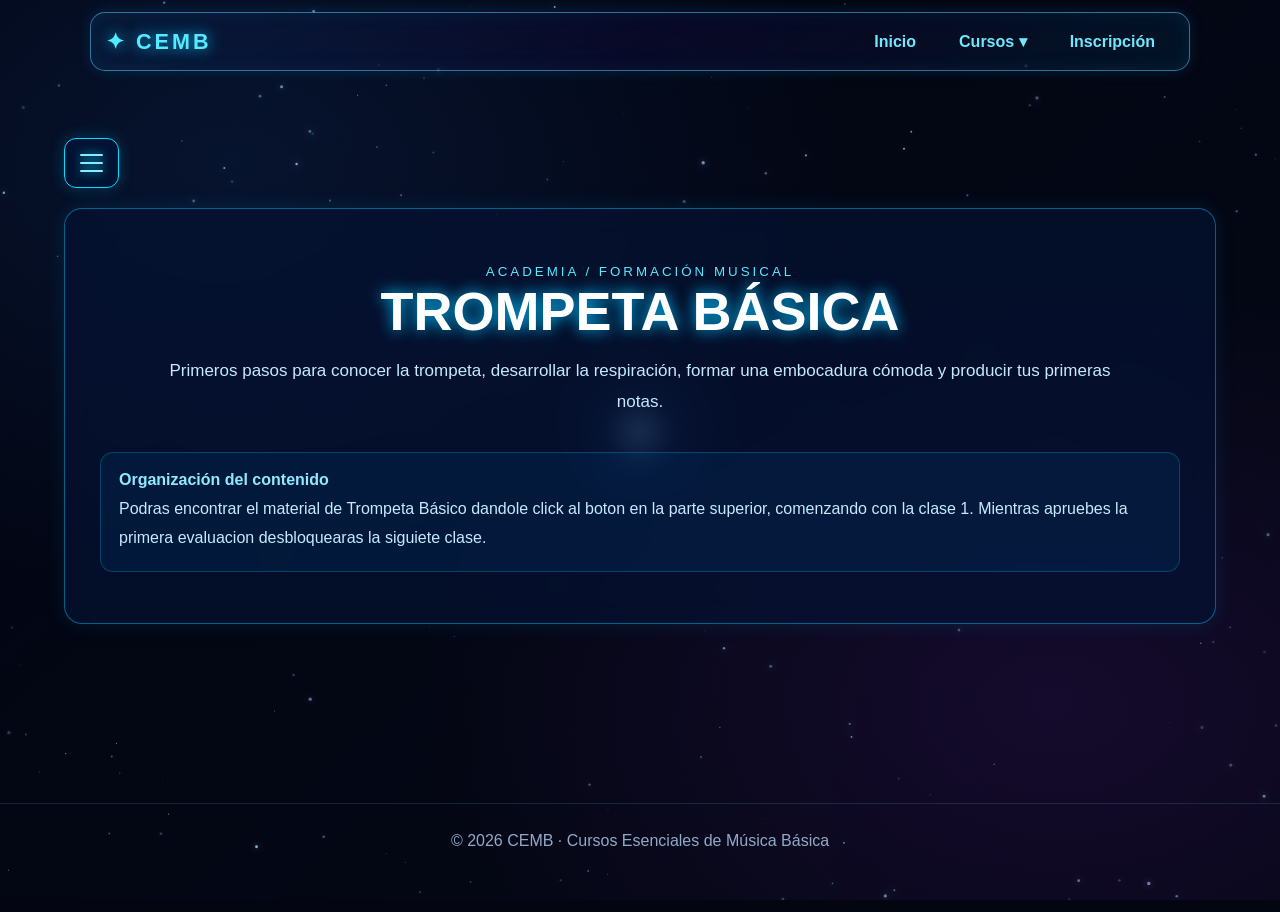
<file: trompeta.html>
<!DOCTYPE html>
<html>
<head>
  <meta charset="utf-8">
  <meta name="viewport" content="width=device-width, initial-scale=1">
  <link rel="stylesheet" href="principal.css">
  <link rel="stylesheet" href="barra-lateral.css">
  <title>Curso de Trompeta | CEMB</title>
</head>
<body>
  <canvas id="fondo-universo" aria-hidden="true"></canvas>
  <header>
    <nav class="navbar">
      <div class="logo">
        <a href="index.html" aria-label="CEMB - Inicio">✦ CEMB</a>
      </div>
      <button class="menu-toggle" aria-label="Abrir menú" aria-expanded="false" type="button">
        <span class="bar"></span>
        <span class="bar"></span>
        <span class="bar"></span>
      </button>
      <ul class="nav-menu">
        <li class="nav-item">
          <a href="index.html">Inicio</a>
        </li>
        <li class="nav-item">
          <a href="#" aria-haspopup="true">Cursos ▾</a>
          <ul class="submenu">
            <li>
              <a href="piano.html">Piano</a>
            </li>
            <li>
              <a href="guitarra.html">Guitarra</a>
            </li>
            <li>
              <a href="trompeta.html">Trompeta</a>
            </li>
          </ul>
        </li>
        <li class="nav-item">
          <a href="index.html#inscripcion">Inscripción</a>
        </li>
      </ul>
    </nav>
  </header>
  <main>
    <button class="hamburguesa" id="hamburguesa" aria-label="Abrir menú de clases" aria-expanded="false" type="button">
      <span></span>
      <span></span>
      <span></span>
    </button>
    <aside class="menu-holografico" id="menuHolografico">
      <div class="menu-titulo">
        <h2>✦ CEMB</h2>
        <p>MENÚ DE CLASES</p>
      </div>
      <nav class="menu-opciones">
        <button data-clase="inicio" class="activo">
          <span>⌂</span>
          Inicio
        </button>
        <button data-clase="clase1">
          <span>✧</span>
          Clase 1
        </button>
        <button data-clase="clase2">
          <span>✧</span>
          Clase 2
        </button>
        <button data-clase="clase3">
          <span>✧</span>
          Clase 3
        </button>
        <button data-clase="clase4">
          <span>✧</span>
          Clase 4
        </button>
      </nav>
      <div class="menu-pie">
        <span>✦ CEMB</span>
      </div>
    </aside>
    <section class="contenido-principal">
      <article class="pagina activa" id="inicio">
        <div class="presentacion">
          <small class="eyebrow">ACADEMIA / FORMACIÓN MUSICAL</small>
          <h1>TROMPETA BÁSICA</h1>
          <p>
            Primeros pasos para conocer la trompeta, desarrollar la respiración, formar una embocadura cómoda y producir tus primeras notas.
          </p>
        </div>
        <div class="bloque">
          <strong>Organización del contenido</strong>
          <p>
            Podras encontrar el material de Trompeta Básico dandole click al boton en la parte superior, comenzando con la clase 1. Mientras apruebes la primera evaluacion desbloquearas la siguiete clase. 
          </p>
        </div>
      </article>
      <article class="pagina" id="clase1">
        <h1>CLASE 1: CONTENIDO 1 PARA TROMPETA BÁSICO</h1>
        <p>Selecciona los apartados del recorrido para estudiar cada tema.</p>
        <div class="curso-completo">
          <section id="ruta">
            <div class="section-title">
              <small>Tu recorrido</small>
              <h2>Ruta de aprendizaje</h2>
              <p>Un recorrido gradual para comenzar a tocar trompeta desde cero.</p>
            </div>
            <div class="grid">
              <a class="card" href="#partes" style="text-decoration:none">
                <div class="number">01</div>
                <h3>Conocer la trompeta</h3>
                <p>Partes, funcionamiento y cuidado del instrumento.</p>
              </a>
              <a class="card" href="#respiracion" style="text-decoration:none">
                <div class="number">02</div>
                <h3>Respiración</h3>
                <p>Control del aire y apoyo respiratorio.</p>
              </a>
              <a class="card" href="#embocadura" style="text-decoration:none">
                <div class="number">03</div>
                <h3>Embocadura</h3>
                <p>Posición de labios y uso de la boquilla.</p>
              </a>
              <a class="card" href="#sonido" style="text-decoration:none">
                <div class="number">04</div>
                <h3>Primer sonido</h3>
                <p>Vibración de labios y emisión de sonido.</p>
              </a>
              <a class="card" href="#valvulas" style="text-decoration:none">
                <div class="number">05</div>
                <h3>Pistones y notas</h3>
                <p>Cómo funcionan las válvulas y las combinaciones.</p>
              </a>
              <a class="card" href="#tecnica" style="text-decoration:none">
                <div class="number">06</div>
                <h3>Técnica inicial</h3>
                <p>Postura, articulación y lectura musical básica.</p>
              </a>
            </div>
          </section>
          <section class="lesson" id="partes">
            <div class="lesson-head">
              <div class="lesson-no">01</div>
              <div>
                <h2>Conocer la trompeta</h2>
                <p>
                  La trompeta es un instrumento de viento-metal. El sonido se produce al hacer vibrar los labios en la boquilla.
                </p>
              </div>
            </div>
            <div class="card">
              <div style="text-align:center;font-size:6rem;filter:drop-shadow(0 0 18px #55eaff66)">
                <img src="trompeta.jpg">
              </div>
              <h3>Partes principales del instrumento</h3>
              <div class="part-grid">
                <div class="part">Boquilla</div>
                <div class="part">Tudel</div>
                <div class="part">Tubo principal</div>
                <div class="part">Pistón 1</div>
                <div class="part">Pistón 2</div>
                <div class="part">Pistón 3</div>
                <div class="part">Bombas de afinación</div>
                <div class="part">Campana</div>
                <div class="part">Desagüe</div>
              </div>
            </div>
            <div class="grid" style="margin-top:16px">
              <article class="card">
                <h3>Boquilla</h3>
                <p>
                  Recibe el aire y permite que los labios vibren para iniciar el sonido.
                </p>
              </article>
              <article class="card">
                <h3>Pistones</h3>
                <p>
                  Desvían el aire por diferentes recorridos para cambiar la longitud del tubo.
                </p>
              </article>
              <article class="card">
                <h3>Campana</h3>
                <p>Es la abertura amplia por donde se proyecta el sonido.</p>
              </article>
            </div>
          </section>
          <section class="lesson" id="respiracion">
            <div class="lesson-head">
              <div class="lesson-no">02</div>
              <div>
                <h2>Respiración y control del aire</h2>
                <p>El aire es la energía que permite producir y sostener el sonido.</p>
              </div>
            </div>
            <div class="grid">
              <article class="card">
                <h3>Inspirar con calma</h3>
                <p>
                  Relaja hombros y cuello. Toma aire de forma cómoda y evita levantar los hombros.
                </p>
              </article>
              <article class="card">
                <h3>Soltar el aire</h3>
                <p>
                  Deja salir el aire de manera constante, sin empujar con tensión excesiva.
                </p>
              </article>
              <article class="card">
                <h3>Controlar la duración</h3>
                <p>
                  Practica mantener una salida de aire estable durante varios segundos, sin forzar.
                </p>
              </article>
            </div>
            <div class="note">
              Ejercicio inicial sin instrumento: inspira cómodamente y exhala con un flujo suave y uniforme. Detente si sientes mareo o incomodidad.
            </div>
          </section>
          <section class="lesson" id="embocadura">
            <div class="lesson-head">
              <div class="lesson-no">03</div>
              <div>
                <h2>La embocadura y la boquilla</h2>
                <p>
                  La embocadura es la forma en que los labios se colocan para producir la vibración.
                </p>
              </div>
            </div>
            <div class="steps">
              <div class="step">
                <b>1 · Relajar</b>
                <p>Evita apretar la mandíbula o tensar el rostro.</p>
              </div>
              <div class="step">
                <b>2 · Colocar</b>
                <p>Apoya la boquilla suavemente sobre los labios, sin presionar en exceso.</p>
              </div>
              <div class="step">
                <b>3 · Vibrar</b>
                <p>Junta los labios con suavidad y deja que el aire genere la vibración.</p>
              </div>
              <div class="step">
                <b>4 · Descansar</b>
                <p>Haz pausas frecuentes para evitar fatiga y presión innecesaria.</p>
              </div>
            </div>
            <div class="note">
              No es necesario apretar la boquilla contra los labios. La comodidad, la relajación y la práctica gradual son fundamentales.
            </div>
          </section>
          <section class="lesson" id="sonido">
            <div class="lesson-head">
              <div class="lesson-no">04</div>
              <div>
                <h2>Producir el primer sonido</h2>
                <p>Antes de tocar melodías, trabaja una vibración estable y cómoda.</p>
              </div>
            </div>
            <div class="grid">
              <article class="card">
                <h3>Vibración de labios</h3>
                <p>
                  Practica una vibración suave de los labios sin forzar ni buscar notas muy agudas.
                </p>
              </article>
              <article class="card">
                <h3>Sonido con boquilla</h3>
                <p>
                  Con la boquilla, intenta producir un sonido corto y cómodo, manteniendo el aire constante.
                </p>
              </article>
              <article class="card">
                <h3>Sonido con trompeta</h3>
                <p>
                  Coloca la boquilla en el instrumento y busca repetir el sonido con una emisión relajada.
                </p>
              </article>
            </div>
            <div class="note">
              La calidad del sonido se construye poco a poco. Evita tocar con dolor, presión excesiva o cansancio en los labios.
            </div>
          </section>
          <section class="lesson" id="valvulas">
            <div class="lesson-head">
              <div class="lesson-no">05</div>
              <div>
                <h2>Pistones y producción de notas</h2>
                <p>
                  Los tres pistones modifican el recorrido del aire y permiten obtener diferentes notas.
                </p>
              </div>
            </div>
            <div class="card">
              <h3>Los tres pistones</h3>
              <div class="valves">
                <div class="valve">
                  <b>1</b>
                  Primer pistón
                </div>
                <div class="valve">
                  <b>2</b>
                  Segundo pistón
                </div>
                <div class="valve">
                  <b>3</b>
                  Tercer pistón
                </div>
              </div>
              <p style="margin-top:15px">
                En la digitación habitual, el primer pistón se acciona con el índice, el segundo con el medio y el tercero con el anular de la mano derecha.
              </p>
            </div>
            <div class="card" style="margin-top:16px">
              <h3>Combinaciones habituales</h3>
              <div class="part-grid" style="margin-top:12px">
                <div class="part">Abierto: ninguno</div>
                <div class="part">1: primer pistón</div>
                <div class="part">2: segundo pistón</div>
                <div class="part">3: tercer pistón</div>
                <div class="part">1 + 2</div>
                <div class="part">1 + 3</div>
                <div class="part">2 + 3</div>
                <div class="part">1 + 2 + 3</div>
              </div>
              <div class="note">
                La combinación de pistones no determina por sí sola una única nota: también influyen la columna de aire y la vibración de los labios. La trompeta en Si♭ es transpositora; sus notas escritas suenan un tono más abajo.
              </div>
            </div>
          </section>
          <section class="lesson" id="tecnica">
            <div class="lesson-head">
              <div class="lesson-no">06</div>
              <div>
                <h2>Postura y técnica inicial</h2>
                <p>Una posición natural ayuda a respirar y tocar con comodidad.</p>
              </div>
            </div>
            <div class="grid">
              <article class="card">
                <h3>Postura del cuerpo</h3>
                <p>
                  Mantén la espalda erguida sin rigidez, hombros relajados y ambos pies apoyados.
                </p>
              </article>
              <article class="card">
                <h3>Sujeción</h3>
                <p>
                  Sostén el instrumento de manera estable, sin cargar todo su peso sobre la mano derecha.
                </p>
              </article>
              <article class="card">
                <h3>Articulación</h3>
                <p>
                  Para iniciar las notas, practica un ataque suave con la sílaba «tu», sin golpear ni tensar la lengua.
                </p>
              </article>
            </div>
            <div class="note">
              Empieza con notas cómodas y ejercicios cortos. Alterna práctica y descanso para cuidar los labios.
            </div>
          </section>
          <section class="lesson" id="lectura">
            <div class="lesson-head">
              <div class="lesson-no">07</div>
              <div>
                <h2>Lectura musical básica</h2>
                <p>
                  La lectura permite reconocer la altura y duración de las notas en una partitura.
                </p>
              </div>
            </div>
            <div class="grid">
              <article class="card">
                <h3>Pentagrama</h3>
                <p>
                  Está formado por cinco líneas y cuatro espacios donde se escriben las notas.
                </p>
              </article>
              <article class="card">
                <h3>Clave de sol</h3>
                <p>
                  Es la clave utilizada habitualmente para escribir la música de trompeta.
                </p>
              </article>
              <article class="card">
                <h3>Figuras musicales</h3>
                <p>Redonda, blanca, negra y corchea representan distintas duraciones.</p>
              </article>
            </div>
            <div class="note">
              Si estudias trompeta en Si♭, recuerda que la partitura suele escribirse en una tonalidad distinta a la que suena en un instrumento de afinación de concierto.
            </div>
          </section>
          <section class="lesson" id="practica">
            <div class="lesson-head">
              <div class="lesson-no">08</div>
              <div>
                <h2>Práctica guiada para principiantes</h2>
                <p>Actividades para consolidar los fundamentos de la trompeta.</p>
              </div>
            </div>
            <div class="card">
              <ul class="practice-list">
                <li>Identifica la boquilla, el tudel, los tres pistones y la campana.</li>
                <li>Practica una respiración cómoda y una salida de aire uniforme.</li>
                <li>Realiza vibraciones suaves de labios sin forzar.</li>
                <li>Intenta producir sonidos cortos y cómodos con la boquilla.</li>
                <li>Aprende a accionar los pistones con los dedos correctos.</li>
                <li>Practica ataques suaves con la sílaba «tu».</li>
                <li>Reconoce la clave de sol y las figuras musicales básicas.</li>
              </ul>
              <div class="note">
                Meta: desarrollar una emisión cómoda, conocer el instrumento y comenzar a controlar el aire y los pistones.
              </div>
            </div>
          </section>
          <section class="lesson" id="cierre">
            <div class="section-title">
              <small>Fin del recorrido</small>
              <h2>Una base para seguir aprendiendo</h2>
              <p>
                El aprendizaje de la trompeta comienza con una respiración controlada, una embocadura relajada y práctica constante.
              </p>
            </div>
            <div class="grid">
              <article class="card">
                <h3>✦ Respirar</h3>
                <p>Control del aire y continuidad del flujo.</p>
              </article>
              <article class="card">
                <h3>✦ Producir</h3>
                <p>Vibración de labios y sonido cómodo.</p>
              </article>
              <article class="card">
                <h3>✦ Interpretar</h3>
                <p>Pistones, articulación y lectura inicial.</p>
              </article>
            </div>
            <div class="hero" style="min-height:220px;padding:35px 10px">
              <div>
                <h2 style="font-size:clamp(1.6rem,4vw,2.5rem);color:var(--cyan)">¡Sigue practicando!</h2>
                <p>
                  La paciencia, la respiración y la práctica consciente te ayudarán a desarrollar tu sonido.
                </p>
              </div>
            </div>
          </section>
        </div>
      </article>
      <article class="pagina" id="clase2">
        <h1>CLASE 2</h1>
        <div class="bloque">
          <strong>Contenido de la Clase 2</strong>
          <p>El material de Trompeta Básico de la Clase 2 no se encuentra disponible.</p>
        </div>
      </article>
      <article class="pagina" id="clase3">
        <h1>CLASE 3</h1>
        <div class="bloque">
          <strong>Contenido de la Clase 3</strong>
          <p>El material de Trompeta Básico de la Clase 3 no se encuetra disponible.</p>
        </div>
      </article>
      <article class="pagina" id="clase4">
        <h1>CLASE 4</h1>
        <div class="bloque">
          <strong>Contenido de la Clase 4</strong>
          <p>El material de Trompeta Básico de la Clase 4 no se encuentra disponible.</p>
        </div>
      </article>
    </section>
  </main>
  <footer>
    © 2026 CEMB · Cursos Esenciales de Música Básica
  </footer>
  <script src="fondo-universo.js" defer></script>
  <script src="barra-lateral.js" defer></script>
</body>
</html>
</file>
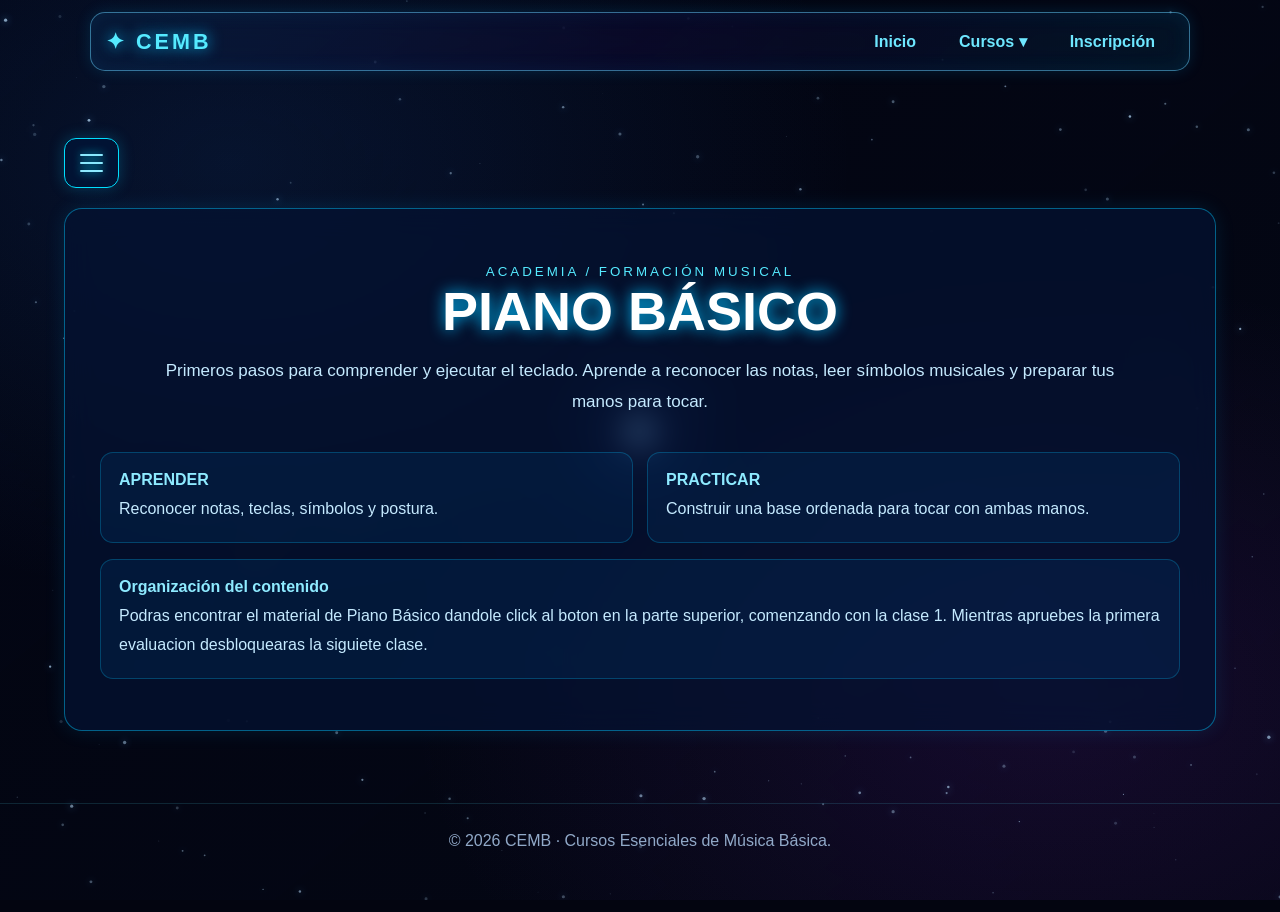
<file: Proyecto-CEMB/piano.html>
<!DOCTYPE html>
<html>
<head>
  <meta charset="utf-8">
  <meta name="viewport" content="width=device-width, initial-scale=1">
  <link rel="stylesheet" href="principal.css">
  <link rel="stylesheet" href="barra-lateral.css">
  <title>Curso de Piano | CEMB</title>
</head>
<body>
  <canvas id="fondo-universo" aria-hidden="true"></canvas>
  <header>
    <nav class="navbar">
      <div class="logo">
        <a href="index.html" aria-label="CEMB - Inicio">✦ CEMB</a>
      </div>
      <button class="menu-toggle" aria-label="Abrir menú" aria-expanded="false" type="button">
        <span class="bar"></span>
        <span class="bar"></span>
        <span class="bar"></span>
      </button>
      <ul class="nav-menu">
        <li class="nav-item"><a href="index.html">Inicio</a></li>
        <li class="nav-item">
          <a href="#" aria-haspopup="true">Cursos ▾</a>
          <ul class="submenu">
            <li><a href="piano.html">Piano</a></li>
            <li><a href="guitarra.html">Guitarra</a></li>
            <li><a href="trompeta.html">Trompeta</a></li>
          </ul>
        </li>
        <li class="nav-item">
          <a href="index.html#inscripcion">Inscripción</a>
        </li>
      </ul>
    </nav>
  </header>
  <main>
    <button class="hamburguesa" id="hamburguesa" aria-label="Abrir menú de clases" aria-expanded="false" type="button">
      <span></span>
      <span></span>
      <span></span>
    </button>
    <aside class="menu-holografico" id="menuHolografico">
      <div class="menu-titulo">
        <h2>✦ CEMB</h2>
        <p>MENÚ DE CLASES</p>
      </div>
      <nav class="menu-opciones">
        <button data-clase="inicio" class="activo">
          <span>⌂</span>
          Inicio
        </button>
        <button data-clase="clase1">
          <span>✧</span>
          Clase 1
        </button>
        <button data-clase="clase2">
          <span>✧</span>
          Clase 2
        </button>
        <button data-clase="clase3">
          <span>✧</span>
          Clase 3
        </button>
        <button data-clase="clase4">
          <span>✧</span>
          Clase 4
        </button>
      </nav>
      <div class="menu-pie">
        <span>✦ CEMB</span>
      </div>
    </aside>
    <section class="contenido-principal">
      <article class="pagina activa" id="inicio">
        <div class="presentacion">
          <small class="eyebrow">ACADEMIA / FORMACIÓN MUSICAL</small>
          <h1>PIANO BÁSICO</h1>
          <p>
            Primeros pasos para comprender y ejecutar el teclado.
            Aprende a reconocer las notas, leer símbolos musicales
            y preparar tus manos para tocar.
          </p>
        </div>
        <div class="rejilla">
          <div class="bloque">
            <strong>APRENDER</strong>
            <p>Reconocer notas, teclas, símbolos y postura.</p>
          </div>
          <div class="bloque">
            <strong>PRACTICAR</strong>
            <p>Construir una base ordenada para tocar con ambas manos.</p>
          </div>
        </div>
        <div class="bloque">
          <strong>Organización del contenido</strong>
          <p>
            Podras encontrar el material de Piano Básico dandole click al boton en la parte superior, comenzando con la clase 1. Mientras apruebes la primera evaluacion desbloquearas la siguiete clase.
          </p>
        </div>
      </article>
      <article class="pagina" id="clase1">
        <h1>CLASE 1: CONTENIDO BASICO PARA APRENDER A TOCAR EL</h1>
        <p>
          Selecciona los apartados del recorrido para estudiar
          cada tema del curso.
        </p>
        <div class="curso-completo">
          <section id="ruta">
            <div class="section-title">
              <small>Tu recorrido</small>
              <h2>Ruta de aprendizaje</h2>
              <p>
                Un recorrido gradual para comenzar a tocar piano
                desde cero.
              </p>
            </div>
            <div class="grid">
              <a class="card" href="#teclado" style="text-decoration:none">
                <div class="number">01</div>
                <h3>Conocer el teclado</h3>
                <p>Identificación del instrumento y ubicación de las notas.</p>
              </a>
              <a class="card" href="#notas" style="text-decoration:none">
                <div class="number">02</div>
                <h3>Notas naturales</h3>
                <p>Las siete notas, octavas y DO central.</p>
              </a>
              <a class="card" href="#alteraciones" style="text-decoration:none">
                <div class="number">03</div>
                <h3>Alteraciones</h3>
                <p>Sostenido, bemol y becuadro.</p>
              </a>
              <a class="card" href="#pentagrama" style="text-decoration:none">
                <div class="number">04</div>
                <h3>El pentagrama</h3>
                <p>Cinco líneas y cuatro espacios musicales.</p>
              </a>
              <a class="card" href="#claves" style="text-decoration:none">
                <div class="number">05</div>
                <h3>Claves musicales</h3>
                <p>Clave de sol y clave de fa.</p>
              </a>
              <a class="card" href="#compas" style="text-decoration:none">
                <div class="number">06</div>
                <h3>Compás y figuras</h3>
                <p>Duración de sonidos y silencios.</p>
              </a>
              <a class="card" href="#tecnica" style="text-decoration:none">
                <div class="number">07</div>
                <h3>Técnica inicial</h3>
                <p>Posición de las manos y numeración de dedos.</p>
              </a>
              <a class="card" href="#practica" style="text-decoration:none">
                <div class="number">08</div>
                <h3>Práctica guiada</h3>
                <p>Actividades para principiantes.</p>
              </a>
            </div>
          </section>
          <section class="lesson" id="teclado">
            <div class="lesson-head">
              <div class="lesson-no">01</div>
              <div>
                <h2>Conocer el instrumento</h2>
                <p>
                  El teclado organiza las notas de izquierda a derecha:
                  de sonidos más graves a más agudos.
                </p>
              </div>
            </div>
            <div class="card">
              <h3>Representación del teclado</h3>
              <div class="piano-visual">
                <div class="piano-keys">
                  <div class="white-key">DO</div>
                  <div class="white-key">RE</div>
                  <div class="white-key">MI</div>
                  <div class="white-key">FA</div>
                  <div class="white-key">SOL</div>
                  <div class="white-key">LA</div>
                  <div class="white-key">SI</div>
                  <div class="white-key">DO</div>
                </div>
                <div class="piano-directions">
                  <span>GRAVES ←</span>
                  <span>→ AGUDOS</span>
                </div>
              </div>
            </div>
            <div class="grid" style="margin-top:16px">
              <article class="card">
                <h3>TECLAS BLANCAS</h3>
                <p>
                  Corresponden a las siete notas naturales:
                  DO, RE, MI, FA, SOL, LA y SI.
                </p>
              </article>
              <article class="card">
                <h3>TECLAS NEGRAS</h3>
                <p>
                  Representan alteraciones de las notas naturales.
                </p>
              </article>
            </div>
            <div class="note">
              Observa el teclado e identifica los grupos de dos
              y tres teclas negras.
            </div>
          </section>
          <section class="lesson" id="notas">
            <div class="lesson-head">
              <div class="lesson-no">02</div>
              <div>
                <h2>Las siete notas naturales</h2>
                <p>
                  Las notas se repiten en diferentes alturas
                  a lo largo del teclado.
                </p>
              </div>
            </div>
            <div class="card">
              <h3>Secuencia de notas musicales</h3>
              <div class="note-grid">
                <div class="music-note">DO</div>
                <div class="music-note">RE</div>
                <div class="music-note">MI</div>
                <div class="music-note">FA</div>
                <div class="music-note">SOL</div>
                <div class="music-note">LA</div>
                <div class="music-note">SI</div>
              </div>
              <p style="margin-top:15px">
                Después de SI, la secuencia vuelve a comenzar
                con DO en una altura diferente.
              </p>
            </div>
            <div class="note">
              La primera tecla blanca del patrón, ubicada antes
              del grupo de dos teclas negras, es DO.
            </div>
            <div class="grid">
              <article class="card">
                <h3>OCTAVA</h3>
                <p>
                  Conjunto de siete notas naturales que vuelve
                  a comenzar.
                </p>
              </article>
              <article class="card">
                <h3>DO CENTRAL</h3>
                <p>
                  El material de estudio lo ubica en la tercera octava.
                </p>
              </article>
            </div>
          </section>
          <section class="lesson" id="alteraciones">
            <div class="lesson-head">
              <div class="lesson-no">03</div>
              <div>
                <h2>Alteraciones musicales</h2>
                <p>
                  Cambian la altura de una nota natural y suelen
                  representarse en las teclas negras.
                </p>
              </div>
            </div>
            <div class="grid">
              <article class="card">
                <div class="symbol">♯</div>
                <h3>SOSTENIDO</h3>
                <p>
                  Eleva la nota natural un semitono.
                </p>
                <div class="note">
                  Ejemplo: DO → DO♯
                </div>
              </article>
              <article class="card">
                <div class="symbol">♭</div>
                <h3>BEMOL</h3>
                <p>
                  Baja la nota natural un semitono.
                </p>
                <div class="note">
                  Ejemplo: RE → RE♭
                </div>
              </article>
              <article class="card">
                <div class="symbol">♮</div>
                <h3>BECUADRO</h3>
                <p>
                  Devuelve a su valor natural una nota
                  que estaba alterada.
                </p>
              </article>
            </div>
            <div class="card" style="margin-top:16px">
              <h3>Posiciones por octava</h3>
              <div class="number-highlight">
                7 + 5 = 12
              </div>
              <p style="text-align:center">
                7 notas naturales + 5 alteraciones habituales
                = 12 posiciones por octava.
              </p>
            </div>
            <div class="note">
              Práctica: identifica sostenidos, bemoles y becuadros
              en ejemplos sencillos y compáralos con las teclas del piano.
            </div>
          </section>
          <section class="lesson" id="pentagrama">
            <div class="lesson-head">
              <div class="lesson-no">04</div>
              <div>
                <h2>Escritura musical: el pentagrama</h2>
                <p>
                  La música escrita organiza las notas en cinco
                  líneas y cuatro espacios.
                </p>
              </div>
            </div>
            <div class="card">
              <h3>Representación del pentagrama</h3>
              <div class="staff">
                <div class="staff-line"></div>
                <div class="staff-line"></div>
                <div class="staff-line"></div>
                <div class="staff-line"></div>
                <div class="staff-line"></div>
              </div>
              <p style="text-align:center;margin-top:20px">
                5 líneas horizontales · 4 espacios
              </p>
              <p style="text-align:center">
                Se cuentan desde abajo hacia arriba.
              </p>
            </div>
            <div class="grid">
              <article class="card">
                <h3>LÍNEAS</h3>
                <p>
                  Se numeran de la primera (abajo) a la quinta (arriba).
                </p>
              </article>
              <article class="card">
                <h3>ESPACIOS</h3>
                <p>
                  Se ubican entre dos líneas consecutivas.
                </p>
              </article>
            </div>
          </section>
          <section class="lesson" id="claves">
            <div class="lesson-head">
              <div class="lesson-no">05</div>
              <div>
                <h2>Las claves musicales</h2>
                <p>
                  La clave da nombre a las líneas y espacios
                  del pentagrama.
                </p>
              </div>
            </div>
            <div class="grid">
              <article class="card">
                <div class="clef-symbol">𝄞</div>
                <h3>CLAVE DE SOL</h3>
                <p>
                  Señala que la nota SOL se encuentra
                  en la segunda línea.
                </p>
                <div class="note">
                  En el teclado se utiliza para la mano derecha.
                </div>
              </article>
              <article class="card">
                <div class="clef-symbol">𝄢</div>
                <h3>CLAVE DE FA</h3>
                <p>
                  Señala que la nota FA se encuentra
                  en la cuarta línea.
                </p>
                <div class="note">
                  En el teclado se utiliza para la mano izquierda.
                </div>
              </article>
            </div>
            <div class="card" style="margin-top:16px">
              <h3>Las dos claves en el piano</h3>
              <p>
                En piano, ambas claves se relacionan para representar
                el registro amplio del instrumento.
              </p>
            </div>
          </section>
          <section class="lesson" id="compas">
            <div class="lesson-head">
              <div class="lesson-no">06</div>
              <div>
                <h2>Compás, figuras y silencios</h2>
                <p>
                  Elementos que ayudan a organizar el tiempo musical.
                </p>
              </div>
            </div>
            <div class="grid">
              <article class="card">
                <h3>COMPÁS</h3>
                <p>
                  Espacio delimitado por barras que ordena
                  la escritura musical.
                </p>
              </article>
              <article class="card">
                <h3>INDICACIÓN DE COMPÁS</h3>
                <p>
                  El número al inicio de la partitura indica
                  cuántos tiempos entran en cada compás.
                </p>
              </article>
              <article class="card">
                <h3>FIGURAS Y SILENCIOS</h3>
                <p>
                  Las figuras indican duración del sonido
                  y los silencios indican pausas.
                </p>
              </article>
            </div>
            <div class="card" style="margin-top:16px">
              <h3>Duraciones presentadas en el material</h3>
              <div class="duration-grid">
                <div class="duration">
                  <div class="duration-symbol">𝅝</div>
                  <h3>REDONDA</h3>
                  <p>4 tiempos</p>
                </div>
                <div class="duration">
                  <div class="duration-symbol">𝅗𝅥</div>
                  <h3>BLANCA</h3>
                  <p>2 tiempos</p>
                </div>
                <div class="duration">
                  <div class="duration-symbol">♩</div>
                  <h3>NEGRA</h3>
                  <p>1 tiempo</p>
                </div>
                <div class="duration">
                  <div class="duration-symbol">♪</div>
                  <h3>CORCHEA</h3>
                  <p>½ tiempo</p>
                </div>
              </div>
            </div>
          </section>
          <section class="lesson" id="tecnica">
            <div class="lesson-head">
              <div class="lesson-no">07</div>
              <div>
                <h2>Preparación para tocar</h2>
                <p>
                  Una postura cómoda facilita el control
                  y evita tensiones innecesarias.
                </p>
              </div>
            </div>
            <div class="grid">
              <article class="card">
                <h3>POSICIÓN DE LAS MANOS</h3>
                <p>
                  Manos sueltas y relajadas. Los dedos deben estar
                  ligeramente curvados, no rectos ni levantados.
                </p>
              </article>
              <article class="card">
                <h3>NUMERACIÓN DE DEDOS</h3>
                <p>
                  El pulgar es el dedo número 1 en ambas manos.
                  La numeración ayuda a leer partituras
                  y ejecutar pasajes.
                </p>
              </article>
            </div>
            <div class="card" style="margin-top:16px">
              <h3>Numeración de los dedos</h3>
              <div class="finger-grid">
                <div class="finger">
                  <strong>1</strong>
                  <small>Pulgar</small>
                </div>
                <div class="finger">
                  <strong>2</strong>
                  <small>Índice</small>
                </div>
                <div class="finger">
                  <strong>3</strong>
                  <small>Medio</small>
                </div>
                <div class="finger">
                  <strong>4</strong>
                  <small>Anular</small>
                </div>
                <div class="finger">
                  <strong>5</strong>
                  <small>Meñique</small>
                </div>
              </div>
            </div>
            <div class="note">
              Consejo de práctica: comenzar despacio,
              mantener la relajación y repetir con atención.
            </div>
          </section>
          <section class="lesson" id="practica">
            <div class="lesson-head">
              <div class="lesson-no">08</div>
              <div>
                <h2>Práctica guiada para principiantes</h2>
                <p>
                  Actividades sugeridas para consolidar
                  los conceptos estudiados.
                </p>
              </div>
            </div>
            <div class="card">
              <h3>Actividades del curso</h3>
              <ul class="practice-list">
                <li>
                  Localiza todos los DO identificando
                  los grupos de dos teclas negras.
                </li>
                <li>
                  Nombra en voz alta la secuencia
                  DO – RE – MI – FA – SOL – LA – SI.
                </li>
                <li>
                  Identifica sostenidos, bemoles y becuadros
                  en ejemplos sencillos.
                </li>
                <li>
                  Dibuja un pentagrama y marca sus cinco
                  líneas y cuatro espacios.
                </li>
                <li>
                  Cuenta los tiempos de compases sencillos
                  y reconoce las figuras estudiadas.
                </li>
                <li>
                  Coloca ambas manos con dedos curvados
                  e identifica el pulgar como dedo 1.
                </li>
              </ul>
              <div class="note">
                Meta: reconocer el teclado y comprender los símbolos
                básicos antes de avanzar a repertorio.
              </div>
            </div>
          </section>
          <section class="lesson" id="cierre">
            <div class="section-title">
              <small>Fin del recorrido</small>
              <h2>Una base para seguir aprendiendo</h2>
              <p>
                El dominio inicial del piano comienza por reconocer
                el instrumento y comprender su lenguaje.
              </p>
            </div>
            <div class="grid">
              <article class="card">
                <h3>✦ RECONOCER</h3>
                <p>
                  Notas naturales, octavas y alteraciones.
                </p>
              </article>
              <article class="card">
                <h3>✦ LEER</h3>
                <p>
                  Pentagrama, claves, compás y duración.
                </p>
              </article>
              <article class="card">
                <h3>✦ EJECUTAR</h3>
                <p>
                  Postura relajada y numeración de dedos.
                </p>
              </article>
            </div>
            <div class="hero" style="min-height:220px;padding:35px 10px">
              <div>
                <h2 style="font-size:clamp(1.6rem,4vw,2.5rem);color:var(--cyan)">
                  ¡Sigue practicando!
                </h2>
                <p>
                  La constancia y la práctica consciente convierten
                  cada tecla en una oportunidad para aprender.
                </p>
              </div>
            </div>
          </section>
        </div>
      </article>
      <article class="pagina" id="clase2">
        <h1>CLASE 2</h1>
        <div class="bloque">
          <strong>Contenido de la clase 2</strong>
          <p>
            El material de Piano Básico de la Clase 2 no se encuentra disponible.
          </p>
        </div>
      </article>
      <article class="pagina" id="clase3">
        <h1>CLASE 3</h1>
        <div class="bloque">
          <strong>Contenido de la clase 3</strong>
          <p>
            El material de Piano Básico de la Clase 3 no se encuentra disponible.
          </p>
        </div>
      </article>
      <article class="pagina" id="clase4">
        <h1>CLASE 4</h1>
        <div class="bloque">
          <strong>Contenido de la clase 4</strong>
          <p>
            El material de Piano Básico de la clase 4 no se encuentra disponible.
          </p>
        </div>
      </article>
    </section>
  </main>
  <footer>
    © 2026 CEMB · Cursos Esenciales de Música Básica.
  </footer>
  <script src="fondo-universo.js" defer></script>
  <script src="barra-lateral.js" defer></script>
</body>
</html>
</file>
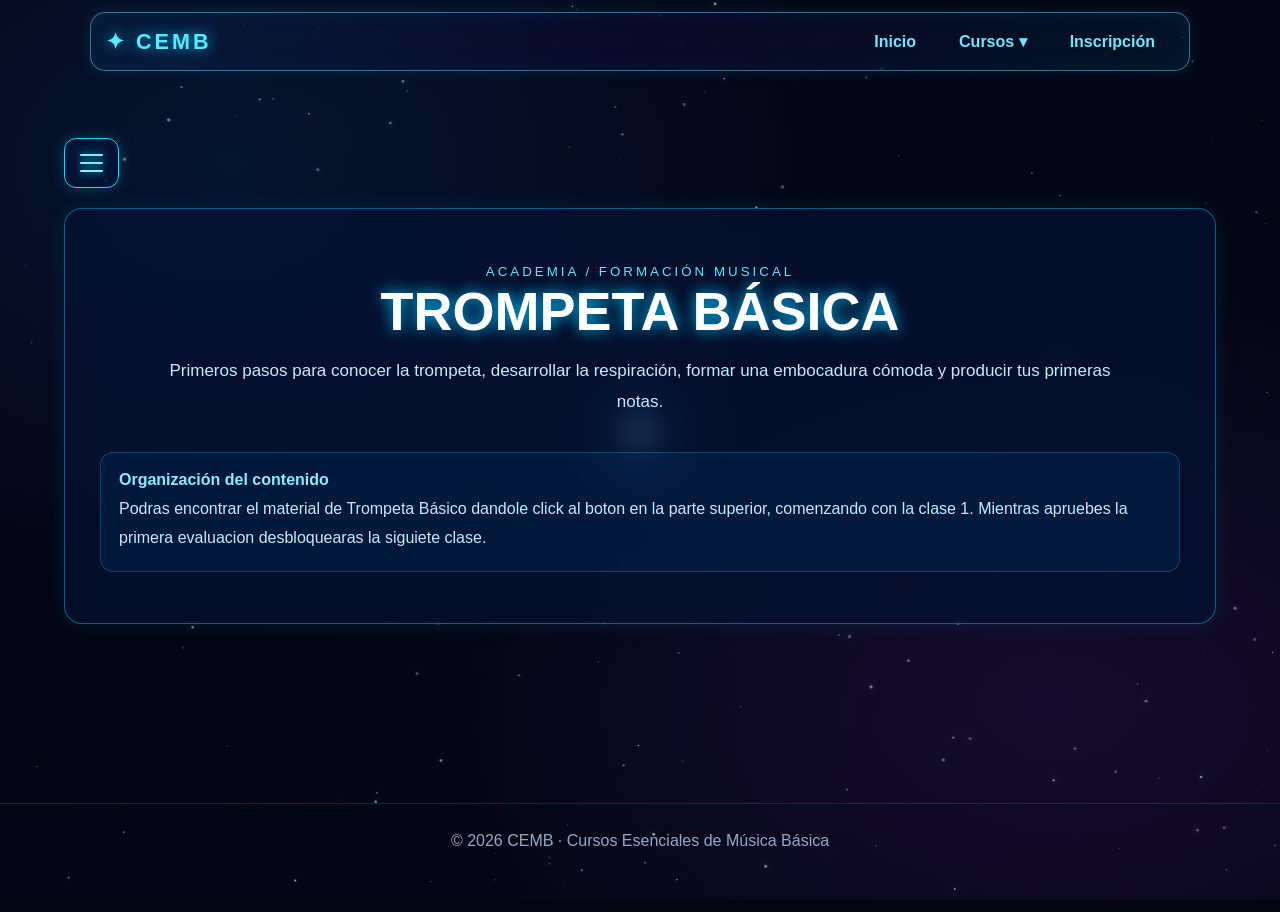
<file: Proyecto-CEMB/trompeta.html>
<!DOCTYPE html>
<html>
<head>
  <meta charset="utf-8">
  <meta name="viewport" content="width=device-width, initial-scale=1">
  <link rel="stylesheet" href="principal.css">
  <link rel="stylesheet" href="barra-lateral.css">
  <title>Curso de Trompeta | CEMB</title>
</head>
<body>
  <canvas id="fondo-universo" aria-hidden="true"></canvas>
  <header>
    <nav class="navbar">
      <div class="logo">
        <a href="index.html" aria-label="CEMB - Inicio">✦ CEMB</a>
      </div>
      <button class="menu-toggle" aria-label="Abrir menú" aria-expanded="false" type="button">
        <span class="bar"></span>
        <span class="bar"></span>
        <span class="bar"></span>
      </button>
      <ul class="nav-menu">
        <li class="nav-item">
          <a href="index.html">Inicio</a>
        </li>
        <li class="nav-item">
          <a href="#" aria-haspopup="true">Cursos ▾</a>
          <ul class="submenu">
            <li>
              <a href="piano.html">Piano</a>
            </li>
            <li>
              <a href="guitarra.html">Guitarra</a>
            </li>
            <li>
              <a href="trompeta.html">Trompeta</a>
            </li>
          </ul>
        </li>
        <li class="nav-item">
          <a href="index.html#inscripcion">Inscripción</a>
        </li>
      </ul>
    </nav>
  </header>
  <main>
    <button class="hamburguesa" id="hamburguesa" aria-label="Abrir menú de clases" aria-expanded="false" type="button">
      <span></span>
      <span></span>
      <span></span>
    </button>
    <aside class="menu-holografico" id="menuHolografico">
      <div class="menu-titulo">
        <h2>✦ CEMB</h2>
        <p>MENÚ DE CLASES</p>
      </div>
      <nav class="menu-opciones">
        <button data-clase="inicio" class="activo">
          <span>⌂</span>
          Inicio
        </button>
        <button data-clase="clase1">
          <span>✧</span>
          Clase 1
        </button>
        <button data-clase="clase2">
          <span>✧</span>
          Clase 2
        </button>
        <button data-clase="clase3">
          <span>✧</span>
          Clase 3
        </button>
        <button data-clase="clase4">
          <span>✧</span>
          Clase 4
        </button>
      </nav>
      <div class="menu-pie">
        <span>✦ SISTEMA CÓSMICO</span>
      </div>
    </aside>
    <section class="contenido-principal">
      <article class="pagina activa" id="inicio">
        <div class="presentacion">
          <small class="eyebrow">ACADEMIA / FORMACIÓN MUSICAL</small>
          <h1>TROMPETA BÁSICA</h1>
          <p>
            Primeros pasos para conocer la trompeta, desarrollar la respiración, formar una embocadura cómoda y producir tus primeras notas.
          </p>
        </div>
        <div class="bloque">
          <strong>Organización del contenido</strong>
          <p>
            Podras encontrar el material de Trompeta Básico dandole click al boton en la parte superior, comenzando con la clase 1. Mientras apruebes la primera evaluacion desbloquearas la siguiete clase. 
          </p>
        </div>
      </article>
      <article class="pagina" id="clase1">
        <h1>CLASE 1: CONTENIDO COMPLETO DE TROMPETA</h1>
        <p>Selecciona los apartados del recorrido para estudiar cada tema.</p>
        <div class="curso-completo">
          <section id="ruta">
            <div class="section-title">
              <small>Tu recorrido</small>
              <h2>Ruta de aprendizaje</h2>
              <p>Un recorrido gradual para comenzar a tocar trompeta desde cero.</p>
            </div>
            <div class="grid">
              <a class="card" href="#partes" style="text-decoration:none">
                <div class="number">01</div>
                <h3>Conocer la trompeta</h3>
                <p>Partes, funcionamiento y cuidado del instrumento.</p>
              </a>
              <a class="card" href="#respiracion" style="text-decoration:none">
                <div class="number">02</div>
                <h3>Respiración</h3>
                <p>Control del aire y apoyo respiratorio.</p>
              </a>
              <a class="card" href="#embocadura" style="text-decoration:none">
                <div class="number">03</div>
                <h3>Embocadura</h3>
                <p>Posición de labios y uso de la boquilla.</p>
              </a>
              <a class="card" href="#sonido" style="text-decoration:none">
                <div class="number">04</div>
                <h3>Primer sonido</h3>
                <p>Vibración de labios y emisión de sonido.</p>
              </a>
              <a class="card" href="#valvulas" style="text-decoration:none">
                <div class="number">05</div>
                <h3>Pistones y notas</h3>
                <p>Cómo funcionan las válvulas y las combinaciones.</p>
              </a>
              <a class="card" href="#tecnica" style="text-decoration:none">
                <div class="number">06</div>
                <h3>Técnica inicial</h3>
                <p>Postura, articulación y lectura musical básica.</p>
              </a>
            </div>
          </section>
          <section class="lesson" id="partes">
            <div class="lesson-head">
              <div class="lesson-no">01</div>
              <div>
                <h2>Conocer la trompeta</h2>
                <p>
                  La trompeta es un instrumento de viento-metal. El sonido se produce al hacer vibrar los labios en la boquilla.
                </p>
              </div>
            </div>
            <div class="card">
              <div style="text-align:center;font-size:6rem;filter:drop-shadow(0 0 18px #55eaff66)">
                <img src="trompeta.jpg">
              </div>
              <h3>Partes principales del instrumento</h3>
              <div class="part-grid">
                <div class="part">Boquilla</div>
                <div class="part">Tudel</div>
                <div class="part">Tubo principal</div>
                <div class="part">Pistón 1</div>
                <div class="part">Pistón 2</div>
                <div class="part">Pistón 3</div>
                <div class="part">Bombas de afinación</div>
                <div class="part">Campana</div>
                <div class="part">Desagüe</div>
              </div>
            </div>
            <div class="grid" style="margin-top:16px">
              <article class="card">
                <h3>Boquilla</h3>
                <p>
                  Recibe el aire y permite que los labios vibren para iniciar el sonido.
                </p>
              </article>
              <article class="card">
                <h3>Pistones</h3>
                <p>
                  Desvían el aire por diferentes recorridos para cambiar la longitud del tubo.
                </p>
              </article>
              <article class="card">
                <h3>Campana</h3>
                <p>Es la abertura amplia por donde se proyecta el sonido.</p>
              </article>
            </div>
          </section>
          <section class="lesson" id="respiracion">
            <div class="lesson-head">
              <div class="lesson-no">02</div>
              <div>
                <h2>Respiración y control del aire</h2>
                <p>El aire es la energía que permite producir y sostener el sonido.</p>
              </div>
            </div>
            <div class="grid">
              <article class="card">
                <h3>Inspirar con calma</h3>
                <p>
                  Relaja hombros y cuello. Toma aire de forma cómoda y evita levantar los hombros.
                </p>
              </article>
              <article class="card">
                <h3>Soltar el aire</h3>
                <p>
                  Deja salir el aire de manera constante, sin empujar con tensión excesiva.
                </p>
              </article>
              <article class="card">
                <h3>Controlar la duración</h3>
                <p>
                  Practica mantener una salida de aire estable durante varios segundos, sin forzar.
                </p>
              </article>
            </div>
            <div class="note">
              Ejercicio inicial sin instrumento: inspira cómodamente y exhala con un flujo suave y uniforme. Detente si sientes mareo o incomodidad.
            </div>
          </section>
          <section class="lesson" id="embocadura">
            <div class="lesson-head">
              <div class="lesson-no">03</div>
              <div>
                <h2>La embocadura y la boquilla</h2>
                <p>
                  La embocadura es la forma en que los labios se colocan para producir la vibración.
                </p>
              </div>
            </div>
            <div class="steps">
              <div class="step">
                <b>1 · Relajar</b>
                <p>Evita apretar la mandíbula o tensar el rostro.</p>
              </div>
              <div class="step">
                <b>2 · Colocar</b>
                <p>Apoya la boquilla suavemente sobre los labios, sin presionar en exceso.</p>
              </div>
              <div class="step">
                <b>3 · Vibrar</b>
                <p>Junta los labios con suavidad y deja que el aire genere la vibración.</p>
              </div>
              <div class="step">
                <b>4 · Descansar</b>
                <p>Haz pausas frecuentes para evitar fatiga y presión innecesaria.</p>
              </div>
            </div>
            <div class="note">
              No es necesario apretar la boquilla contra los labios. La comodidad, la relajación y la práctica gradual son fundamentales.
            </div>
          </section>
          <section class="lesson" id="sonido">
            <div class="lesson-head">
              <div class="lesson-no">04</div>
              <div>
                <h2>Producir el primer sonido</h2>
                <p>Antes de tocar melodías, trabaja una vibración estable y cómoda.</p>
              </div>
            </div>
            <div class="grid">
              <article class="card">
                <h3>Vibración de labios</h3>
                <p>
                  Practica una vibración suave de los labios sin forzar ni buscar notas muy agudas.
                </p>
              </article>
              <article class="card">
                <h3>Sonido con boquilla</h3>
                <p>
                  Con la boquilla, intenta producir un sonido corto y cómodo, manteniendo el aire constante.
                </p>
              </article>
              <article class="card">
                <h3>Sonido con trompeta</h3>
                <p>
                  Coloca la boquilla en el instrumento y busca repetir el sonido con una emisión relajada.
                </p>
              </article>
            </div>
            <div class="note">
              La calidad del sonido se construye poco a poco. Evita tocar con dolor, presión excesiva o cansancio en los labios.
            </div>
          </section>
          <section class="lesson" id="valvulas">
            <div class="lesson-head">
              <div class="lesson-no">05</div>
              <div>
                <h2>Pistones y producción de notas</h2>
                <p>
                  Los tres pistones modifican el recorrido del aire y permiten obtener diferentes notas.
                </p>
              </div>
            </div>
            <div class="card">
              <h3>Los tres pistones</h3>
              <div class="valves">
                <div class="valve">
                  <b>1</b>
                  Primer pistón
                </div>
                <div class="valve">
                  <b>2</b>
                  Segundo pistón
                </div>
                <div class="valve">
                  <b>3</b>
                  Tercer pistón
                </div>
              </div>
              <p style="margin-top:15px">
                En la digitación habitual, el primer pistón se acciona con el índice, el segundo con el medio y el tercero con el anular de la mano derecha.
              </p>
            </div>
            <div class="card" style="margin-top:16px">
              <h3>Combinaciones habituales</h3>
              <div class="part-grid" style="margin-top:12px">
                <div class="part">Abierto: ninguno</div>
                <div class="part">1: primer pistón</div>
                <div class="part">2: segundo pistón</div>
                <div class="part">3: tercer pistón</div>
                <div class="part">1 + 2</div>
                <div class="part">1 + 3</div>
                <div class="part">2 + 3</div>
                <div class="part">1 + 2 + 3</div>
              </div>
              <div class="note">
                La combinación de pistones no determina por sí sola una única nota: también influyen la columna de aire y la vibración de los labios. La trompeta en Si♭ es transpositora; sus notas escritas suenan un tono más abajo.
              </div>
            </div>
          </section>
          <section class="lesson" id="tecnica">
            <div class="lesson-head">
              <div class="lesson-no">06</div>
              <div>
                <h2>Postura y técnica inicial</h2>
                <p>Una posición natural ayuda a respirar y tocar con comodidad.</p>
              </div>
            </div>
            <div class="grid">
              <article class="card">
                <h3>Postura del cuerpo</h3>
                <p>
                  Mantén la espalda erguida sin rigidez, hombros relajados y ambos pies apoyados.
                </p>
              </article>
              <article class="card">
                <h3>Sujeción</h3>
                <p>
                  Sostén el instrumento de manera estable, sin cargar todo su peso sobre la mano derecha.
                </p>
              </article>
              <article class="card">
                <h3>Articulación</h3>
                <p>
                  Para iniciar las notas, practica un ataque suave con la sílaba «tu», sin golpear ni tensar la lengua.
                </p>
              </article>
            </div>
            <div class="note">
              Empieza con notas cómodas y ejercicios cortos. Alterna práctica y descanso para cuidar los labios.
            </div>
          </section>
          <section class="lesson" id="lectura">
            <div class="lesson-head">
              <div class="lesson-no">07</div>
              <div>
                <h2>Lectura musical básica</h2>
                <p>
                  La lectura permite reconocer la altura y duración de las notas en una partitura.
                </p>
              </div>
            </div>
            <div class="grid">
              <article class="card">
                <h3>Pentagrama</h3>
                <p>
                  Está formado por cinco líneas y cuatro espacios donde se escriben las notas.
                </p>
              </article>
              <article class="card">
                <h3>Clave de sol</h3>
                <p>
                  Es la clave utilizada habitualmente para escribir la música de trompeta.
                </p>
              </article>
              <article class="card">
                <h3>Figuras musicales</h3>
                <p>Redonda, blanca, negra y corchea representan distintas duraciones.</p>
              </article>
            </div>
            <div class="note">
              Si estudias trompeta en Si♭, recuerda que la partitura suele escribirse en una tonalidad distinta a la que suena en un instrumento de afinación de concierto.
            </div>
          </section>
          <section class="lesson" id="practica">
            <div class="lesson-head">
              <div class="lesson-no">08</div>
              <div>
                <h2>Práctica guiada para principiantes</h2>
                <p>Actividades para consolidar los fundamentos de la trompeta.</p>
              </div>
            </div>
            <div class="card">
              <ul class="practice-list">
                <li>Identifica la boquilla, el tudel, los tres pistones y la campana.</li>
                <li>Practica una respiración cómoda y una salida de aire uniforme.</li>
                <li>Realiza vibraciones suaves de labios sin forzar.</li>
                <li>Intenta producir sonidos cortos y cómodos con la boquilla.</li>
                <li>Aprende a accionar los pistones con los dedos correctos.</li>
                <li>Practica ataques suaves con la sílaba «tu».</li>
                <li>Reconoce la clave de sol y las figuras musicales básicas.</li>
              </ul>
              <div class="note">
                Meta: desarrollar una emisión cómoda, conocer el instrumento y comenzar a controlar el aire y los pistones.
              </div>
            </div>
          </section>
          <section class="lesson" id="cierre">
            <div class="section-title">
              <small>Fin del recorrido</small>
              <h2>Una base para seguir aprendiendo</h2>
              <p>
                El aprendizaje de la trompeta comienza con una respiración controlada, una embocadura relajada y práctica constante.
              </p>
            </div>
            <div class="grid">
              <article class="card">
                <h3>✦ Respirar</h3>
                <p>Control del aire y continuidad del flujo.</p>
              </article>
              <article class="card">
                <h3>✦ Producir</h3>
                <p>Vibración de labios y sonido cómodo.</p>
              </article>
              <article class="card">
                <h3>✦ Interpretar</h3>
                <p>Pistones, articulación y lectura inicial.</p>
              </article>
            </div>
            <div class="hero" style="min-height:220px;padding:35px 10px">
              <div>
                <h2 style="font-size:clamp(1.6rem,4vw,2.5rem);color:var(--cyan)">¡Sigue practicando!</h2>
                <p>
                  La paciencia, la respiración y la práctica consciente te ayudarán a desarrollar tu sonido.
                </p>
              </div>
            </div>
          </section>
        </div>
      </article>
      <article class="pagina" id="clase2">
        <h1>CLASE 2</h1>
        <div class="bloque">
          <strong>Contenido no asignado</strong>
          <p>El material de trompeta fue solicitado únicamente en Clase 1.</p>
        </div>
      </article>
      <article class="pagina" id="clase3">
        <h1>CLASE 3</h1>
        <div class="bloque">
          <strong>Contenido no asignado</strong>
          <p>El material de trompeta fue solicitado únicamente en Clase 1.</p>
        </div>
      </article>
      <article class="pagina" id="clase4">
        <h1>CLASE 4</h1>
        <div class="bloque">
          <strong>Contenido no asignado</strong>
          <p>El material de trompeta fue solicitado únicamente en Clase 1.</p>
        </div>
      </article>
    </section>
  </main>
  <footer>
    © 2026 CEMB · Cursos Esenciales de Música Básica
  </footer>
  <script src="fondo-universo.js" defer></script>
  <script src="barra-lateral.js" defer></script>
</body>
</html>
</file>
<file: principal.css>
*{
    margin:0;
    padding:0;
    box-sizing:border-box;
}
html{
    scroll-behavior:smooth;
}
body{
    min-height:100vh;
    background:#030510;
    color:#fff;
    font-family:Arial,sans-serif;
    overflow-x:hidden;
    isolation:isolate;
}
#fondo-universo{
    position:fixed;
    inset:0;
    width:100%;
    height:100%;
    z-index:-1;
    pointer-events:none;
    display:block;
}
body:before{
    content:"";
    position:fixed;
    inset:0;
    z-index:-1;
    pointer-events:none;
    background:radial-gradient(ellipse at 18% 18%,rgba(23,76,160,.20),transparent 42%),radial-gradient(ellipse at 82% 78%,rgba(100,35,160,.18),transparent 43%),linear-gradient(140deg,rgba(3,8,24,.35),rgba(5,8,23,.62));
}
header,main,footer{
    position:relative;
    z-index:1;
}
header{
    z-index:1000;
    overflow:visible;
}
.navbar{
    display:flex;
    justify-content:space-between;
    align-items:center;
    width:calc(100% - 30px);
    max-width:1100px;
    margin:12px auto;
    padding:5px 15px;
    position:relative;
    z-index:1000;
    overflow:visible;
    background:linear-gradient(135deg,rgba(20,65,120,.2),rgba(20,10,65,.35),rgba(0,180,255,.08));
    backdrop-filter:blur(15px);
    -webkit-backdrop-filter:blur(15px);
    border:1px solid rgba(100,210,255,.5);
    border-radius:15px;
    box-shadow:0 0 15px rgba(0,180,255,.15),inset 0 0 20px rgba(0,180,255,.08);
}
.logo{
    color:#8eeaff;
    font-weight:900;
    letter-spacing:3px;
    font-size:1.35rem;
    text-shadow:0 0 15px #00bfff;
}
.logo a{
    color:#55eaff;
    text-decoration:none;
}
.nav-menu{
    display:flex;
    align-items:center;
    gap:5px;
    list-style:none;
}
.nav-item{
    position:relative;
}
.nav-item>a{
    display:block;
    padding:13px 18px;
    color:#6ee7ff;
    text-decoration:none;
    font-weight:800;
    border:1px solid transparent;
    border-radius:12px;
    transition:.3s;
}
.nav-item>a:hover{
    color:white;
    background:rgba(0,180,255,.12);
    border-color:#63caff;
    box-shadow:0 0 12px rgba(0,180,255,.3);
    transform:translateY(-2px);
}
.submenu{
    position:absolute;
    top:calc(100% + 8px);
    left:0;
    min-width:200px;
    padding:8px;
    list-style:none;
    background:rgba(5,18,50,.97);
    backdrop-filter:blur(18px);
    -webkit-backdrop-filter:blur(18px);
    border:1px solid rgba(100,210,255,.5);
    border-radius:15px;
    box-shadow:0 0 18px rgba(0,180,255,.25);
    opacity:0;
    visibility:hidden;
    pointer-events:none;
    transform:translateY(12px);
    transition:opacity .25s,transform .25s,visibility .25s;
    z-index:1101;
}
.submenu li a{
    display:block;
    padding:12px 15px;
    color:#8eeaff;
    text-decoration:none;
    border-radius:10px;
    transition:.25s;
}
.submenu li a:hover{
    background:rgba(0,180,255,.2);
    color:white;
    box-shadow:0 0 15px rgba(0,180,255,.3);
    transform:translateX(5px);
}
@media(min-width:769px){
    .nav-item:hover>.submenu,.nav-item:focus-within>.submenu{
        opacity:1;
        visibility:visible;
        pointer-events:auto;
        transform:translateY(0);
    }
}
.menu-toggle{
    display:none;
    flex-direction:column;
    justify-content:center;
    align-items:center;
    gap:6px;
    width:48px;
    height:48px;
    background:rgba(0,30,70,.5);
    border:1px solid rgba(100,210,255,.5);
    border-radius:10px;
    cursor:pointer;
    position:relative;
    z-index:1200;
}
.menu-toggle .bar{
    width:24px;
    height:2px;
    background:#8eeaff;
    border-radius:5px;
    box-shadow:0 0 8px #00cfff;
    transition:.3s;
}
.menu-toggle.active .bar:nth-child(1){
    transform:translateY(8px) rotate(45deg);
}
.menu-toggle.active .bar:nth-child(2){
    opacity:0;
}
.menu-toggle.active .bar:nth-child(3){
    transform:translateY(-8px) rotate(-45deg)
}
main{
    position:relative;
    z-index:1;
    min-height:80vh;
    padding:55px 5%;
    max-width:1450px;
    margin:auto;
}
.presentacion{
    text-align:center;
    margin:20px auto 65px;
    max-width:950px;
}
.presentacion h1{
    font-size:clamp(35px,6vw,65px);
    color:#d8edff;
    text-shadow:0 0 25px #398cff;
    margin-bottom:20px;
}
.presentacion p{
    color:#aabbd5;
    font-size:17px;
}
.contenedor-cards{
    display:grid;
    grid-template-columns:repeat(3,minmax(0,1fr));
    gap:28px;
    perspective:1200px;
}
.card{
    height:100%;
    padding:20px;
    position:relative;
    overflow:hidden;
    isolation:isolate;
    background:linear-gradient(135deg,rgba(20,65,120,.22),rgba(20,10,65,.38),rgba(0,180,255,.09));
    backdrop-filter:blur(12px);
    -webkit-backdrop-filter:blur(12px);
    border:1px solid rgba(100,210,255,.5);
    border-radius:20px;
    box-shadow:0 0 15px rgba(0,180,255,.15),inset 0 0 20px rgba(0,180,255,.08);
    transform-style:preserve-3d;
    transform:perspective(1000px) rotateX(var(--rx,0deg)) rotateY(var(--ry,0deg)) translateY(var(--lift,0px));
    transition:transform .18s ease,border-color .35s,box-shadow .35s;
}
.card:before{
    content:"";
    position:absolute;
    inset:-100%;
    z-index:-1;
    background:linear-gradient(115deg,transparent 35%,rgba(100,220,255,.14) 45%,rgba(255,255,255,.42) 50%,rgba(100,220,255,.14) 55%,transparent 65%);
    transform:translateX(-40%) rotate(25deg);
    animation:holograma 6s linear infinite;
    pointer-events:none
}
.card:after{
    content:"";
    position:absolute;
    inset:0;
    z-index:0;
    background:repeating-linear-gradient(0deg,transparent 0 3px,rgba(100,200,255,.035) 4px);
    pointer-events:none;
}
.card>*{
    position:relative;
    z-index:1;
}
.card img{
    width: 100%;
    height: 60%;
    object-fit:cover;
    border-radius:15px;
    border:1px solid rgba(100,210,255,.5);
}
.card h2,.card h3{
    color:#8eeaff;
    margin:15px 0;
    text-shadow:0 0 15px #00bfff;
}
.card p{
    color:#c5eaff;
    line-height:1.8;
}
.card a,.btn-cemb{
    display:inline-block;
    margin-top:15px;
    padding:10px 16px;
    color:#8eeaff;
    text-decoration:none;
    border:1px solid #00bfff;
    border-radius:9px;
    background:rgba(0,130,220,.12);
    transition:.25s;
}
.card a:hover,.btn-cemb:hover{
    color:#fff;
    background:rgba(0,180,255,.25);
    box-shadow:0 0 18px #00bfff;
}
.card:hover{
    --lift:-7px;
    border-color:#00eaff;
    box-shadow:0 0 25px #00bfff,0 0 35px rgba(0,180,255,.3),inset 0 0 25px rgba(0,200,255,.15);
}
@keyframes holograma{
    0%{
        transform:translateX(-40%) rotate(25deg);
    }
    100%{
        transform:translateX(40%) rotate(25deg);
    }
}
.formulario-container{
    display:flex;
    justify-content:center;
    align-items:center;
    padding:75px 20px;
    perspective:1200px;
}
.form-holograma{
    width:100%;
    max-width:520px;
    padding:40px;
    position:relative;
    overflow:hidden;
    background:linear-gradient(135deg,rgba(10,45,90,.35),rgba(20,10,65,.55),rgba(0,170,255,.12));
    backdrop-filter:blur(18px);
    border:1px solid rgba(80,210,255,.6);
    border-radius:22px;
    box-shadow:0 0 20px rgba(0,180,255,.2),inset 0 0 30px rgba(0,180,255,.1);
    transform-style:preserve-3d;
}
.form-holograma:before {
    content:"";
    position:absolute;
    inset:-100%;
    background:linear-gradient(115deg,transparent 40%,rgba(100,220,255,.15) 48%,rgba(255,255,255,.4) 50%,rgba(100,220,255,.15) 52%,transparent 60%);
    transform:rotate(25deg);
    animation:holograma 5s linear infinite;
    pointer-events:none;
}
.form-holograma>*{
    position:relative;
    z-index:2;
}
.form-holograma h2{
    text-align:center;
    color:#8eeaff;
    font-size:25px;
    letter-spacing:3px;
    margin-bottom:22px;
    text-shadow:0 0 15px #00cfff;
}
.campo{
    display:flex;
    flex-direction:column;
    margin-bottom:20px;
}
.campo label{
    color:#8eeaff;
    margin-bottom:9px;
    font-size:14px;
}
.campo input,.campo select{
    width:100%;
    padding:14px;
    background:rgba(0,15,40,.75);
    border:1px solid rgba(70,190,255,.5);
    border-radius:10px;
    color:#8eeaff;
    font-size:14px;
    outline:none;
}
.campo input:focus,.campo select:focus{
    border-color:#00eaff;
    box-shadow:0 0 12px #00bfff;
}
.campo select{
    color-scheme:dark;
}
.campo select option{
    background:#07152e;
    color:#8eeaff;
}
.form-holograma button{
    width:100%;
    padding:16px;
    background:linear-gradient(90deg,#006aff,#00cfff,#006aff);
    background-size:200%;
    border:1px solid #8eeaff;
    border-radius:10px;
    color:white;
    font-weight:bold;
    letter-spacing:2px;
    cursor:pointer;
    transition:.3s;
}
.form-holograma button:hover{
    background-position:right;
    box-shadow:0 0 25px #00bfff;
    transform:translateY(-2px);
}
#respuesta{
    text-align:center;
    color:#8effff;
    margin-top:18px;
    min-height:1.4em;
}
footer{
    position:relative;
    z-index:1;
    text-align:center;
    padding:28px 15px;
    color:#91a9c8;
    border-top:1px solid rgba(85,234,255,.14);
}
.curso-completo{
    margin-top:12px;
}
.curso-completo .section-title{
    margin:35px 0 20px;
}
.curso-completo .section-title small,.curso-completo .eyebrow{
    color:#55eaff;
    letter-spacing:3px;
    text-transform:uppercase;
    font-size:.78rem;
}
.curso-completo .section-title h2{
    font-size:clamp(1.5rem,3vw,2.3rem);
    margin:6px 0;
    color:#f4f8ff;
}
.curso-completo .section-title p,.curso-completo .lesson-head p{
    color:#aab8d4;
}
.curso-completo .grid{
    display:grid;
    grid-template-columns:repeat(auto-fit,minmax(210px,1fr));
    gap:14px;
}
.curso-completo .card{
    min-height:0;
    padding:20px;
    border-radius:16px;
}
.curso-completo .card h3{
    font-size:1.05rem;
    margin:5px 0 8px;
}
.curso-completo .card p,.curso-completo .card li{
    font-size:.93rem;
    color:#c4d0e7;
}
.curso-completo .lesson{
    margin-top:35px;
    scroll-margin-top:25px;
}
.curso-completo .lesson-head{
    display:flex;
    align-items:center;
    gap:14px;
    margin-bottom:15px;
}
.curso-completo .lesson-no{
    flex:none;
    width:42px;
    height:42px;
    display:grid;
    place-items:center;
    border-radius:13px;
    background:#55eaff18;
    border:1px solid #55eaff77;
    color:#55eaff;
    font-weight:900;
}
.curso-completo .lesson-head h2{
    font-size:clamp(1.25rem,2.8vw,1.8rem);
    color:#f4f8ff;
}
.curso-completo .note{
    padding:14px 17px;
    margin-top:15px;
    border-left:3px solid #a78bfa;
    background:#a78bfa12;
    border-radius:0 12px 12px 0;
    color:#d9d7f9;
}
.curso-completo .part-list,.curso-completo .part-grid{
    display:grid;
    grid-template-columns:repeat(auto-fit,minmax(125px,1fr));
    gap:9px;
}
.curso-completo .part{
    padding:11px;
    border-radius:11px;
    background:#111d3a;
    border:1px solid #a78bfa55;
    color:#dce8ff;
}
.curso-completo .string-list{
    display:grid;
    grid-template-columns:repeat(6,minmax(0,1fr));
    gap:8px;
    margin-top:14px;
}
.curso-completo .string,.curso-completo .chord{
    padding:13px 7px;
    text-align:center;
    border:1px solid #55eaff55;
    background:#55eaff0d;
    border-radius:12px;
}
.curso-completo .string b,.curso-completo .chord strong{
    display:block;
    color:#55eaff;
    font-size:1.35rem;
}
.curso-completo .string span,.curso-completo .chord small{
    color:#aab8d4;
    font-size:.82rem;
}
.curso-completo .chord-grid{
    display:grid;
    grid-template-columns:repeat(auto-fit,minmax(145px,1fr));
    gap:10px;
    margin-top:12px;
}
.curso-completo .chord p{
    margin-top:6px;
}
.curso-completo .guitar-diagram{
    display:flex;
    align-items:center;
    justify-content:center;
    gap:20px;
    flex-wrap:wrap;
    padding:12px;
}
.curso-completo .guitar-icon{
    font-size:5rem;
    filter:drop-shadow(0 0 16px #55eaff77);
}
.curso-completo .valves{
    display:grid;
    grid-template-columns:repeat(3,1fr);
    gap:10px;
    margin-top:14px;
}
.curso-completo .valve{
    border:1px solid #55eaff55;
    background:#55eaff0d;
    border-radius:13px;
    text-align:center;
    padding:14px 8px;
}
.curso-completo .valve b{
    display:block;
    color:#55eaff;
    font-size:1.7rem;
}
.curso-completo .steps{
    display:grid;
    grid-template-columns:repeat(auto-fit,minmax(160px,1fr));
    gap:10px;
}
.curso-completo .step{
    padding:14px;
    border-radius:13px;
    background:#111d3a;
    border:1px solid #a78bfa44;
}
.curso-completo .step b{
    color:#f472d0;
    font-size:1.1rem;
    display:block;
}
.curso-completo .practice-list{
    list-style:none;
    padding:0!important;
}
.curso-completo .practice-list li{
    padding:9px 0;
    border-bottom:1px solid #ffffff13;
    color:#c4d0e7;
}
.curso-completo .practice-list li:before{
    content:"✦";
    color:#55eaff;
    margin-right:10px;
}
.curso-completo .top{
    display:none;
}
@media(max-width:768px){
    .menu-toggle{
        display:flex;
    }
    .nav-menu{
        position:absolute;
        top:calc(100% + 10px);
        left:0;
        right:0;
        display:flex;
        flex-direction:column;
        align-items:stretch;
        padding:0;
        background:rgba(3,12,35,.97);
        border:1px solid rgba(0,200,255,.5);
        border-radius:15px;
        opacity:0;
        visibility:hidden;
        pointer-events:none;
        transform:translateY(-12px);
        transition:.3s;
        z-index:1100;
    }
    .nav-menu.active{
        opacity:1;
        visibility:visible;
        pointer-events:auto;
        transform:none;
    }
    .nav-item>a{
        text-align:center;
        padding:14px;
    }
    .submenu{
        position:static;
        display:none;
        width:100%;
        min-width:0;
        background:rgba(0,25,60,.6);
        border:0;
        box-shadow:none;
        opacity:1;
        visibility:visible;
        pointer-events:auto;
        transform:none;
        transition:none;
    }
    .nav-item.submenu-open>.submenu{
        display:block;
        animation:sube .25s ease;
    }
    .submenu a{
        text-align:center;
    }
    main{
        padding:28px 4%;
    }
    .contenedor-cards{
        grid-template-columns:1fr;
    }
    .form-holograma{
        padding:25px;
    }
    .curso-completo .string-list{
        grid-template-columns:repeat(3,minmax(0,1fr));
    }
}
@keyframes sube{
    from{
        opacity:0;
        transform:translateY(-8px);
    }to{
        opacity:1;
        transform:translateY(0);}
    }
@media(prefers-reduced-motion:reduce){
    *,*:before,*:after{
        animation-duration:.01ms!important;
        animation-iteration-count:1!important;
        scroll-behavior:auto!important;
        transition-duration:.01ms!important};
    }
.piano-visual {
    margin-top: 20px;
    padding: 20px;
    overflow-x: auto;
}
.piano-keys {
    display: flex;
    min-width: 440px;
    height: 150px;
    position: relative;
    gap: 3px;
}
.white-key {
    flex: 1;
    background: linear-gradient(to bottom, #fff, #cbd5e1);
    color: #101827;
    border-radius: 0 0 7px 7px;
    display: flex;
    align-items: flex-end;
    justify-content: center;
    padding-bottom: 12px;
    font-weight: bold;
    box-shadow: 0 5px 10px #0008;
    transition: .3s;
}
.white-key:hover {
    background: var(--cyan, #00eaff);
    transform: translateY(-4px);
    box-shadow: 0 0 18px var(--cyan, #00eaff);
}
.piano-directions {
    display: flex;
    justify-content: space-between;
    margin-top: 14px;
    color: var(--cyan, #00eaff);
    font-weight: bold;
}
.note-grid, .finger-grid, .duration-grid {
    display: grid;
    grid-template-columns: repeat(auto-fit, minmax(90px, 1fr));
    gap: 12px;
    margin-top: 20px;
}
.music-note, .finger, .duration {
    padding: 18px 8px;
    text-align: center;
    border: 1px solid #36dfff55;
    border-radius: 12px;
    background: linear-gradient(145deg, #10213b99, #07101fdd);
    transition: .3s;
}
.music-note {
    font-size: 1.2rem;
    font-weight: bold;
    color: var(--cyan, #00eaff);
}
.music-note:hover, .finger:hover, .duration:hover {
    transform: translateY(-5px);
    border-color: var(--cyan, #00eaff);
    box-shadow: 0 0 18px #00d9ff55;
}
.symbol, .clef-symbol {
    color: var(--cyan, #00eaff);
    text-align: center;
    font-size: 3.5rem;
    text-shadow: 0 0 15px #00d9ff99;
    margin-bottom: 10px;
}
.number-highlight {
    text-align: center;
    font-size: clamp(2rem, 6vw, 3.5rem);
    font-weight: bold;
    color: var(--cyan, #00eaff);
    padding: 15px;
    text-shadow: 0 0 20px #00d9ff99;
}
.staff {
    position: relative;
    margin: 35px auto 10px;
    max-width: 650px;
    height: 110px;
    display: flex;
    flex-direction: column;
    justify-content: space-between;
}
.staff-line {
    width: 100%;
    height: 2px;
    background: var(--cyan, #00eaff);
    box-shadow: 0 0 7px #00d9ff88;
}
.duration-symbol {
    font-size: 2.8rem;
    color: var(--cyan, #00eaff);
    margin-bottom: 10px;
}
.finger strong {
    display: block;
    font-size: 2rem;
    color: var(--cyan, #00eaff);
}
.finger small {
    display: block;
    margin-top: 8px;
    color: #d3def3;
}
.duration h3 {
    font-size: .9rem;
}
.duration p {
    margin-top: 7px;
}
.practice-list {
    padding-left: 22px;
    margin-top: 15px;
    color: #c4d0e7;
    line-height: 2;
}
.practice-list li {
    padding-left: 5px;
    margin-bottom: 8px;
}
@media(max-width:600px) {
    .piano-keys {
        height: 120px;
        min-width: 380px;
    }
    .piano-visual {
        padding: 10px;
    }
    .note-grid, .finger-grid, .duration-grid {
        grid-template-columns: repeat(2, 1fr);
    }
}
</file>
<file: Proyecto-CEMB/principal.css>
*{
    margin:0;
    padding:0;
    box-sizing:border-box;
}
html{
    scroll-behavior:smooth;
}
body{
    min-height:100vh;
    background:#030510;
    color:#fff;
    font-family:Arial,sans-serif;
    overflow-x:hidden;
    isolation:isolate;
}
#fondo-universo{
    position:fixed;
    inset:0;
    width:100%;
    height:100%;
    z-index:-1;
    pointer-events:none;
    display:block;
}
body:before{
    content:"";
    position:fixed;
    inset:0;
    z-index:-1;
    pointer-events:none;
    background:radial-gradient(ellipse at 18% 18%,rgba(23,76,160,.20),transparent 42%),radial-gradient(ellipse at 82% 78%,rgba(100,35,160,.18),transparent 43%),linear-gradient(140deg,rgba(3,8,24,.35),rgba(5,8,23,.62));
}
header,main,footer{
    position:relative;
    z-index:1;
}
header{
    z-index:1000;
    overflow:visible;
}
.navbar{
    display:flex;
    justify-content:space-between;
    align-items:center;
    width:calc(100% - 30px);
    max-width:1100px;
    margin:12px auto;
    padding:5px 15px;
    position:relative;
    z-index:1000;
    overflow:visible;
    background:linear-gradient(135deg,rgba(20,65,120,.2),rgba(20,10,65,.35),rgba(0,180,255,.08));
    backdrop-filter:blur(15px);
    -webkit-backdrop-filter:blur(15px);
    border:1px solid rgba(100,210,255,.5);
    border-radius:15px;
    box-shadow:0 0 15px rgba(0,180,255,.15),inset 0 0 20px rgba(0,180,255,.08);
}
.logo{
    color:#8eeaff;
    font-weight:900;
    letter-spacing:3px;
    font-size:1.35rem;
    text-shadow:0 0 15px #00bfff;
}
.logo a{
    color:#55eaff;
    text-decoration:none;
}
.nav-menu{
    display:flex;
    align-items:center;
    gap:5px;
    list-style:none;
}
.nav-item{
    position:relative;
}
.nav-item>a{
    display:block;
    padding:13px 18px;
    color:#6ee7ff;
    text-decoration:none;
    font-weight:800;
    border:1px solid transparent;
    border-radius:12px;
    transition:.3s;
}
.nav-item>a:hover{
    color:white;
    background:rgba(0,180,255,.12);
    border-color:#63caff;
    box-shadow:0 0 12px rgba(0,180,255,.3);
    transform:translateY(-2px);
}
.submenu{
    position:absolute;
    top:calc(100% + 8px);
    left:0;
    min-width:200px;
    padding:8px;
    list-style:none;
    background:rgba(5,18,50,.97);
    backdrop-filter:blur(18px);
    -webkit-backdrop-filter:blur(18px);
    border:1px solid rgba(100,210,255,.5);
    border-radius:15px;
    box-shadow:0 0 18px rgba(0,180,255,.25);
    opacity:0;
    visibility:hidden;
    pointer-events:none;
    transform:translateY(12px);
    transition:opacity .25s,transform .25s,visibility .25s;
    z-index:1101;
}
.submenu li a{
    display:block;
    padding:12px 15px;
    color:#8eeaff;
    text-decoration:none;
    border-radius:10px;
    transition:.25s;
}
.submenu li a:hover{
    background:rgba(0,180,255,.2);
    color:white;
    box-shadow:0 0 15px rgba(0,180,255,.3);
    transform:translateX(5px);
}
@media(min-width:769px){
    .nav-item:hover>.submenu,.nav-item:focus-within>.submenu{
        opacity:1;
        visibility:visible;
        pointer-events:auto;
        transform:translateY(0);
    }
}
.menu-toggle{
    display:none;
    flex-direction:column;
    justify-content:center;
    align-items:center;
    gap:6px;
    width:48px;
    height:48px;
    background:rgba(0,30,70,.5);
    border:1px solid rgba(100,210,255,.5);
    border-radius:10px;
    cursor:pointer;
    position:relative;
    z-index:1200;
}
.menu-toggle .bar{
    width:24px;
    height:2px;
    background:#8eeaff;
    border-radius:5px;
    box-shadow:0 0 8px #00cfff;
    transition:.3s;
}
.menu-toggle.active .bar:nth-child(1){
    transform:translateY(8px) rotate(45deg);
}
.menu-toggle.active .bar:nth-child(2){
    opacity:0;
}
.menu-toggle.active .bar:nth-child(3){
    transform:translateY(-8px) rotate(-45deg)
}
main{
    position:relative;
    z-index:1;
    min-height:80vh;
    padding:55px 5%;
    max-width:1450px;
    margin:auto;
}
.presentacion{
    text-align:center;
    margin:20px auto 65px;
    max-width:950px;
}
.presentacion h1{
    font-size:clamp(35px,6vw,65px);
    color:#d8edff;
    text-shadow:0 0 25px #398cff;
    margin-bottom:20px;
}
.presentacion p{
    color:#aabbd5;
    font-size:17px;
}
.contenedor-cards{
    display:grid;
    grid-template-columns:repeat(3,minmax(0,1fr));
    gap:28px;
    perspective:1200px;
}
.card{
    height:100%;
    padding:20px;
    position:relative;
    overflow:hidden;
    isolation:isolate;
    background:linear-gradient(135deg,rgba(20,65,120,.22),rgba(20,10,65,.38),rgba(0,180,255,.09));
    backdrop-filter:blur(12px);
    -webkit-backdrop-filter:blur(12px);
    border:1px solid rgba(100,210,255,.5);
    border-radius:20px;
    box-shadow:0 0 15px rgba(0,180,255,.15),inset 0 0 20px rgba(0,180,255,.08);
    transform-style:preserve-3d;
    transform:perspective(1000px) rotateX(var(--rx,0deg)) rotateY(var(--ry,0deg)) translateY(var(--lift,0px));
    transition:transform .18s ease,border-color .35s,box-shadow .35s;
}
.card:before{
    content:"";
    position:absolute;
    inset:-100%;
    z-index:-1;
    background:linear-gradient(115deg,transparent 35%,rgba(100,220,255,.14) 45%,rgba(255,255,255,.42) 50%,rgba(100,220,255,.14) 55%,transparent 65%);
    transform:translateX(-40%) rotate(25deg);
    animation:holograma 6s linear infinite;
    pointer-events:none
}
.card:after{
    content:"";
    position:absolute;
    inset:0;
    z-index:0;
    background:repeating-linear-gradient(0deg,transparent 0 3px,rgba(100,200,255,.035) 4px);
    pointer-events:none;
}
.card>*{
    position:relative;
    z-index:1;
}
.card img{
    width: 100%;
    height: 60%;
    object-fit:cover;
    border-radius:15px;
    border:1px solid rgba(100,210,255,.5);
}
.card h2,.card h3{
    color:#8eeaff;
    margin:15px 0;
    text-shadow:0 0 15px #00bfff;
}
.card p{
    color:#c5eaff;
    line-height:1.8;
}
.card a,.btn-cemb{
    display:inline-block;
    margin-top:15px;
    padding:10px 16px;
    color:#8eeaff;
    text-decoration:none;
    border:1px solid #00bfff;
    border-radius:9px;
    background:rgba(0,130,220,.12);
    transition:.25s;
}
.card a:hover,.btn-cemb:hover{
    color:#fff;
    background:rgba(0,180,255,.25);
    box-shadow:0 0 18px #00bfff;
}
.card:hover{
    --lift:-7px;
    border-color:#00eaff;
    box-shadow:0 0 25px #00bfff,0 0 35px rgba(0,180,255,.3),inset 0 0 25px rgba(0,200,255,.15);
}
@keyframes holograma{
    0%{
        transform:translateX(-40%) rotate(25deg);
    }
    100%{
        transform:translateX(40%) rotate(25deg);
    }
}
.formulario-container{
    display:flex;
    justify-content:center;
    align-items:center;
    padding:75px 20px;
    perspective:1200px;
}
.form-holograma{
    width:100%;
    max-width:520px;
    padding:40px;
    position:relative;
    overflow:hidden;
    background:linear-gradient(135deg,rgba(10,45,90,.35),rgba(20,10,65,.55),rgba(0,170,255,.12));
    backdrop-filter:blur(18px);
    border:1px solid rgba(80,210,255,.6);
    border-radius:22px;
    box-shadow:0 0 20px rgba(0,180,255,.2),inset 0 0 30px rgba(0,180,255,.1);
    transform-style:preserve-3d;
}
.form-holograma:before {
    content:"";
    position:absolute;
    inset:-100%;
    background:linear-gradient(115deg,transparent 40%,rgba(100,220,255,.15) 48%,rgba(255,255,255,.4) 50%,rgba(100,220,255,.15) 52%,transparent 60%);
    transform:rotate(25deg);
    animation:holograma 5s linear infinite;
    pointer-events:none;
}
.form-holograma>*{
    position:relative;
    z-index:2;
}
.form-holograma h2{
    text-align:center;
    color:#8eeaff;
    font-size:25px;
    letter-spacing:3px;
    margin-bottom:22px;
    text-shadow:0 0 15px #00cfff;
}
.campo{
    display:flex;
    flex-direction:column;
    margin-bottom:20px;
}
.campo label{
    color:#8eeaff;
    margin-bottom:9px;
    font-size:14px;
}
.campo input,.campo select{
    width:100%;
    padding:14px;
    background:rgba(0,15,40,.75);
    border:1px solid rgba(70,190,255,.5);
    border-radius:10px;
    color:#8eeaff;
    font-size:14px;
    outline:none;
}
.campo input:focus,.campo select:focus{
    border-color:#00eaff;
    box-shadow:0 0 12px #00bfff;
}
.campo select{
    color-scheme:dark;
}
.campo select option{
    background:#07152e;
    color:#8eeaff;
}
.form-holograma button{
    width:100%;
    padding:16px;
    background:linear-gradient(90deg,#006aff,#00cfff,#006aff);
    background-size:200%;
    border:1px solid #8eeaff;
    border-radius:10px;
    color:white;
    font-weight:bold;
    letter-spacing:2px;
    cursor:pointer;
    transition:.3s;
}
.form-holograma button:hover{
    background-position:right;
    box-shadow:0 0 25px #00bfff;
    transform:translateY(-2px);
}
#respuesta{
    text-align:center;
    color:#8effff;
    margin-top:18px;
    min-height:1.4em;
}
footer{
    position:relative;
    z-index:1;
    text-align:center;
    padding:28px 15px;
    color:#91a9c8;
    border-top:1px solid rgba(85,234,255,.14);
}
.curso-completo{
    margin-top:12px;
}
.curso-completo .section-title{
    margin:35px 0 20px;
}
.curso-completo .section-title small,.curso-completo .eyebrow{
    color:#55eaff;
    letter-spacing:3px;
    text-transform:uppercase;
    font-size:.78rem;
}
.curso-completo .section-title h2{
    font-size:clamp(1.5rem,3vw,2.3rem);
    margin:6px 0;
    color:#f4f8ff;
}
.curso-completo .section-title p,.curso-completo .lesson-head p{
    color:#aab8d4;
}
.curso-completo .grid{
    display:grid;
    grid-template-columns:repeat(auto-fit,minmax(210px,1fr));
    gap:14px;
}
.curso-completo .card{
    min-height:0;
    padding:20px;
    border-radius:16px;
}
.curso-completo .card h3{
    font-size:1.05rem;
    margin:5px 0 8px;
}
.curso-completo .card p,.curso-completo .card li{
    font-size:.93rem;
    color:#c4d0e7;
}
.curso-completo .lesson{
    margin-top:35px;
    scroll-margin-top:25px;
}
.curso-completo .lesson-head{
    display:flex;
    align-items:center;
    gap:14px;
    margin-bottom:15px;
}
.curso-completo .lesson-no{
    flex:none;
    width:42px;
    height:42px;
    display:grid;
    place-items:center;
    border-radius:13px;
    background:#55eaff18;
    border:1px solid #55eaff77;
    color:#55eaff;
    font-weight:900;
}
.curso-completo .lesson-head h2{
    font-size:clamp(1.25rem,2.8vw,1.8rem);
    color:#f4f8ff;
}
.curso-completo .note{
    padding:14px 17px;
    margin-top:15px;
    border-left:3px solid #a78bfa;
    background:#a78bfa12;
    border-radius:0 12px 12px 0;
    color:#d9d7f9;
}
.curso-completo .part-list,.curso-completo .part-grid{
    display:grid;
    grid-template-columns:repeat(auto-fit,minmax(125px,1fr));
    gap:9px;
}
.curso-completo .part{
    padding:11px;
    border-radius:11px;
    background:#111d3a;
    border:1px solid #a78bfa55;
    color:#dce8ff;
}
.curso-completo .string-list{
    display:grid;
    grid-template-columns:repeat(6,minmax(0,1fr));
    gap:8px;
    margin-top:14px;
}
.curso-completo .string,.curso-completo .chord{
    padding:13px 7px;
    text-align:center;
    border:1px solid #55eaff55;
    background:#55eaff0d;
    border-radius:12px;
}
.curso-completo .string b,.curso-completo .chord strong{
    display:block;
    color:#55eaff;
    font-size:1.35rem;
}
.curso-completo .string span,.curso-completo .chord small{
    color:#aab8d4;
    font-size:.82rem;
}
.curso-completo .chord-grid{
    display:grid;
    grid-template-columns:repeat(auto-fit,minmax(145px,1fr));
    gap:10px;
    margin-top:12px;
}
.curso-completo .chord p{
    margin-top:6px;
}
.curso-completo .guitar-diagram{
    display:flex;
    align-items:center;
    justify-content:center;
    gap:20px;
    flex-wrap:wrap;
    padding:12px;
}
.curso-completo .guitar-icon{
    font-size:5rem;
    filter:drop-shadow(0 0 16px #55eaff77);
}
.curso-completo .valves{
    display:grid;
    grid-template-columns:repeat(3,1fr);
    gap:10px;
    margin-top:14px;
}
.curso-completo .valve{
    border:1px solid #55eaff55;
    background:#55eaff0d;
    border-radius:13px;
    text-align:center;
    padding:14px 8px;
}
.curso-completo .valve b{
    display:block;
    color:#55eaff;
    font-size:1.7rem;
}
.curso-completo .steps{
    display:grid;
    grid-template-columns:repeat(auto-fit,minmax(160px,1fr));
    gap:10px;
}
.curso-completo .step{
    padding:14px;
    border-radius:13px;
    background:#111d3a;
    border:1px solid #a78bfa44;
}
.curso-completo .step b{
    color:#f472d0;
    font-size:1.1rem;
    display:block;
}
.curso-completo .practice-list{
    list-style:none;
    padding:0!important;
}
.curso-completo .practice-list li{
    padding:9px 0;
    border-bottom:1px solid #ffffff13;
    color:#c4d0e7;
}
.curso-completo .practice-list li:before{
    content:"✦";
    color:#55eaff;
    margin-right:10px;
}
.curso-completo .top{
    display:none;
}
@media(max-width:768px){
    .menu-toggle{
        display:flex;
    }
    .nav-menu{
        position:absolute;
        top:calc(100% + 10px);
        left:0;
        right:0;
        display:flex;
        flex-direction:column;
        align-items:stretch;
        padding:0;
        background:rgba(3,12,35,.97);
        border:1px solid rgba(0,200,255,.5);
        border-radius:15px;
        opacity:0;
        visibility:hidden;
        pointer-events:none;
        transform:translateY(-12px);
        transition:.3s;
        z-index:1100;
    }
    .nav-menu.active{
        opacity:1;
        visibility:visible;
        pointer-events:auto;
        transform:none;
    }
    .nav-item>a{
        text-align:center;
        padding:14px;
    }
    .submenu{
        position:static;
        display:none;
        width:100%;
        min-width:0;
        background:rgba(0,25,60,.6);
        border:0;
        box-shadow:none;
        opacity:1;
        visibility:visible;
        pointer-events:auto;
        transform:none;
        transition:none;
    }
    .nav-item.submenu-open>.submenu{
        display:block;
        animation:sube .25s ease;
    }
    .submenu a{
        text-align:center;
    }
    main{
        padding:28px 4%;
    }
    .contenedor-cards{
        grid-template-columns:1fr;
    }
    .form-holograma{
        padding:25px;
    }
    .curso-completo .string-list{
        grid-template-columns:repeat(3,minmax(0,1fr));
    }
}
@keyframes sube{
    from{
        opacity:0;
        transform:translateY(-8px);
    }to{
        opacity:1;
        transform:translateY(0);}
    }
@media(prefers-reduced-motion:reduce){
    *,*:before,*:after{
        animation-duration:.01ms!important;
        animation-iteration-count:1!important;
        scroll-behavior:auto!important;
        transition-duration:.01ms!important};
    }
.piano-visual {
    margin-top: 20px;
    padding: 20px;
    overflow-x: auto;
}
.piano-keys {
    display: flex;
    min-width: 440px;
    height: 150px;
    position: relative;
    gap: 3px;
}
.white-key {
    flex: 1;
    background: linear-gradient(to bottom, #fff, #cbd5e1);
    color: #101827;
    border-radius: 0 0 7px 7px;
    display: flex;
    align-items: flex-end;
    justify-content: center;
    padding-bottom: 12px;
    font-weight: bold;
    box-shadow: 0 5px 10px #0008;
    transition: .3s;
}
.white-key:hover {
    background: var(--cyan, #00eaff);
    transform: translateY(-4px);
    box-shadow: 0 0 18px var(--cyan, #00eaff);
}
.piano-directions {
    display: flex;
    justify-content: space-between;
    margin-top: 14px;
    color: var(--cyan, #00eaff);
    font-weight: bold;
}
.note-grid, .finger-grid, .duration-grid {
    display: grid;
    grid-template-columns: repeat(auto-fit, minmax(90px, 1fr));
    gap: 12px;
    margin-top: 20px;
}
.music-note, .finger, .duration {
    padding: 18px 8px;
    text-align: center;
    border: 1px solid #36dfff55;
    border-radius: 12px;
    background: linear-gradient(145deg, #10213b99, #07101fdd);
    transition: .3s;
}
.music-note {
    font-size: 1.2rem;
    font-weight: bold;
    color: var(--cyan, #00eaff);
}
.music-note:hover, .finger:hover, .duration:hover {
    transform: translateY(-5px);
    border-color: var(--cyan, #00eaff);
    box-shadow: 0 0 18px #00d9ff55;
}
.symbol, .clef-symbol {
    color: var(--cyan, #00eaff);
    text-align: center;
    font-size: 3.5rem;
    text-shadow: 0 0 15px #00d9ff99;
    margin-bottom: 10px;
}
.number-highlight {
    text-align: center;
    font-size: clamp(2rem, 6vw, 3.5rem);
    font-weight: bold;
    color: var(--cyan, #00eaff);
    padding: 15px;
    text-shadow: 0 0 20px #00d9ff99;
}
.staff {
    position: relative;
    margin: 35px auto 10px;
    max-width: 650px;
    height: 110px;
    display: flex;
    flex-direction: column;
    justify-content: space-between;
}
.staff-line {
    width: 100%;
    height: 2px;
    background: var(--cyan, #00eaff);
    box-shadow: 0 0 7px #00d9ff88;
}
.duration-symbol {
    font-size: 2.8rem;
    color: var(--cyan, #00eaff);
    margin-bottom: 10px;
}
.finger strong {
    display: block;
    font-size: 2rem;
    color: var(--cyan, #00eaff);
}
.finger small {
    display: block;
    margin-top: 8px;
    color: #d3def3;
}
.duration h3 {
    font-size: .9rem;
}
.duration p {
    margin-top: 7px;
}
.practice-list {
    padding-left: 22px;
    margin-top: 15px;
    color: #c4d0e7;
    line-height: 2;
}
.practice-list li {
    padding-left: 5px;
    margin-bottom: 8px;
}
@media(max-width:600px) {
    .piano-keys {
        height: 120px;
        min-width: 380px;
    }
    .piano-visual {
        padding: 10px;
    }
    .note-grid, .finger-grid, .duration-grid {
        grid-template-columns: repeat(2, 1fr);
    }
}
</file>
<file: barra-lateral.css>
.hamburguesa{
	width:55px;
	height:50px;
	display:flex;
	flex-direction:column;
	justify-content:center;
	align-items:center;
	gap:6px;
	background:rgba(0,20,55,.8);
	border:1px solid #00dfff;
	border-radius:12px;
	cursor:pointer;
	position:relative;
	z-index:100;
	box-shadow:0 0 15px rgba(0,200,255,.25);
}
.hamburguesa span{
	width:23px;
	height:2px;
	background:#8eeaff;
	border-radius:5px;
	transition:.35s;
	box-shadow:0 0 8px #00dfff;
}
.hamburguesa.abierto span:nth-child(1){
	transform:translateY(8px) rotate(45deg);
}
.hamburguesa.abierto span:nth-child(2){
	opacity:0;
}
.hamburguesa.abierto span:nth-child(3){
	transform:translateY(-8px) rotate(-45deg);
}
.menu-holografico{
	position:absolute;
	top:100px;
	left:35px;
	width:260px;
	padding:25px 18px;
	background:rgba(3,15,45,.94);
	backdrop-filter:blur(20px);
	border:1px solid rgba(0,220,255,.6);
	border-radius:18px;
	box-shadow:0 0 15px rgba(0,200,255,.3),0 0 40px rgba(0,100,255,.15);
	opacity:0;
	visibility:hidden;
	pointer-events:none;
	transform:translateX(-30px) scale(.95);
	transition:.35s;
	z-index:90;
}
.menu-holografico.abierto{
	opacity:1;
	visibility:visible;
	pointer-events:auto;
	transform:none;
}
.menu-titulo{
	text-align:center;
	padding-bottom:20px;
	border-bottom:1px solid rgba(0,220,255,.3);
}
.menu-titulo h2{
	color:#8eeaff;
	font-size:25px;
	text-shadow:0 0 15px #00cfff;
}
.menu-titulo p{
	color:#789fbd;
	font-size:11px;
	letter-spacing:3px;
	margin-top:7px;
}
.menu-opciones{
	display:flex;
	flex-direction:column;
	gap:12px;
	margin-top:22px;
}
.menu-opciones button{
	width:100%;
	padding:14px;
	display:flex;
	align-items:center;
	gap:12px;
	color:#a9eaff;
	background:rgba(0,100,180,.12);
	border:1px solid rgba(0,200,255,.25);
	border-radius:10px;
	font-size:15px;
	text-align:left;
	cursor:pointer;
	transition:.3s;
}
.menu-opciones button span{
	font-size:20px;
	color:#00dfff;
}
.menu-opciones button:hover,.menu-opciones button.activo{
	color:white;
	background:rgba(0,170,255,.2);
	border-color:#00eaff;
	box-shadow:0 0 12px rgba(0,200,255,.35);
	transform:translateX(6px);
}
.menu-pie{
	text-align:center;
	padding-top:20px;
	margin-top:20px;
	border-top:1px solid rgba(0,220,255,.2);
	color:#5caacb;
	font-size:10px;
	letter-spacing:2px;
}
.contenido-principal{
	width:100%;
	min-height:250px;
	margin-top:20px;
	padding:35px;
	background:rgba(5,18,50,.65);
	backdrop-filter:blur(15px);
	border:1px solid rgba(0,200,255,.45);
	border-radius:18px;
	box-shadow:0 0 20px rgba(0,180,255,.12);
}
.pagina{
	display:none;
	animation:entrada .5s ease;
}
.pagina.activa{
	display:block;
}
.pagina h1{
	color:white;
	font-size:30px;
	text-shadow:0 0 15px #00bfff;
	margin-bottom:12px;
}
.pagina h3{
	color:#8eeaff;
	margin:22px 0 12px;
}
.pagina p,.pagina li{
	color:#c5eaff;
	line-height:1.8;
}
.pagina ul,.pagina ol{
	padding-left:24px;
	margin:12px 0;
}
.pagina .bloque{
	margin:18px 0;
	padding:18px;
	background:rgba(0,120,200,.1);
	border:1px solid rgba(0,200,255,.25);
	border-radius:13px;
}
.pagina .bloque strong{
	color:#8eeaff;
}
.pagina .nota{
	color:#9dc8e8;
	font-size:14px;
}
.pagina .rejilla{
	display:grid;
	grid-template-columns:repeat(auto-fit,minmax(190px,1fr));
	gap:15px;
	margin-top:18px;
}
.pagina .rejilla .bloque{
	margin:0;
}
@keyframes entrada{
	from{
		opacity:0;
		transform:translateY(15px);
	}to{
		opacity:1;
		transform:translateY(0);
	}
}
@media(max-width:650px){
	main{
		padding:20px;
	}
	.menu-holografico{
		top:80px;
		left:20px;
		width:min(280px,calc(100% - 40px));
		max-height:calc(100vh - 120px);
		overflow-y:auto;
	}
	.contenido-principal{
		padding:22px;
	}
	.pagina h1{
		font-size:25px;
	}
}
.contenido-principal{
	position:relative;
	z-index:2;
	width:100%;
	min-height:250px;
	margin-top:20px;
	padding:35px;
	background:rgba(5,18,50,.72);
	backdrop-filter:blur(15px);
	border:1px solid rgba(0,200,255,.45);
	border-radius:18px;
	box-shadow:0 0 20px rgba(0,180,255,.12);
}
.pagina{
	display:none;
	animation:entrada .45s ease;
}
.pagina.activa{
	display:block;
}
.pagina h1{
	color:white;
	font-size:clamp(24px,3vw,34px);
	text-shadow:0 0 15px #00bfff;
	margin-bottom:14px;
}
.pagina h3{
	color:#8eeaff;
	margin:24px 0 12px;
}
.pagina p,.pagina li{
	color:#c5eaff;
	line-height:1.8;
}
.pagina ul,.pagina ol{
	padding-left:24px;
	margin:12px 0;
}
.pagina .bloque{
	margin:16px 0;
	padding:18px;
	background:rgba(0,120,200,.1);
	border:1px solid rgba(0,200,255,.25);
	border-radius:13px;
	color:#d8edff;
}
.pagina .bloque strong{
	display:block;
	color:#8eeaff;
	margin-bottom:6px;
}
.pagina .nota{
	color:#b8d9f2;
	font-size:14px;
	margin:18px 0;
	padding:13px 16px;
	border-left:3px solid #a78bfa;
	background:rgba(167,139,250,.1);
	border-radius:0 10px 10px 0;
}
.pagina .rejilla{
	display:grid;
	grid-template-columns:repeat(auto-fit,minmax(185px,1fr));
	gap:14px;
	margin-top:16px;
}
.pagina .rejilla .bloque{
	margin:0;
}
.pagina .presentacion{
	text-align:center;
	margin:18px auto 35px;
}
.pagina .presentacion h1{
	font-size:clamp(32px,5vw,54px);
}
.pagina .eyebrow{
	color:#55eaff;
	letter-spacing:3px;
}
.piano-teclado .teclas{
	display:grid;
	grid-template-columns:repeat(8,minmax(48px,1fr));
	gap:4px;
	margin:15px 0;
	overflow-x:auto;
}
.piano-teclado .teclas span{
	height:105px;
	background:linear-gradient(#fff,#d8e4f1);
	border:1px solid #aab5c5;
	border-radius:0 0 8px 8px;
	color:#17243a;
	display:flex;
	align-items:end;
	justify-content:center;
	padding:8px 3px;
	font-weight:bold;
	min-width:48px;
}
.notas .bloque{
	text-align:center;
	font-weight:900;
	color:#55eaff;
	font-size:1.25rem;
}
.dedos .bloque{
	text-align:center;
}
.dedos .bloque strong{
	font-size:1.6rem;
	color:#f472d0;
}
.pentagrama{
	padding:12px 8px;
}
.pentagrama i{
	display:block;
	height:1px;
	background:#dce8ff;
	margin:14px 0;
	box-shadow:0 0 5px #55eaff66;
}
@keyframes entrada{
	from{
		opacity:0;
		transform:translateY(12px);
	}to{
		opacity:1;
		transform:translateY(0);
	}
}
</file>
<file: Proyecto-CEMB/barra-lateral.css>
.hamburguesa{
	width:55px;
	height:50px;
	display:flex;
	flex-direction:column;
	justify-content:center;
	align-items:center;
	gap:6px;
	background:rgba(0,20,55,.8);
	border:1px solid #00dfff;
	border-radius:12px;
	cursor:pointer;
	position:relative;
	z-index:100;
	box-shadow:0 0 15px rgba(0,200,255,.25);
}
.hamburguesa span{
	width:23px;
	height:2px;
	background:#8eeaff;
	border-radius:5px;
	transition:.35s;
	box-shadow:0 0 8px #00dfff;
}
.hamburguesa.abierto span:nth-child(1){
	transform:translateY(8px) rotate(45deg);
}
.hamburguesa.abierto span:nth-child(2){
	opacity:0;
}
.hamburguesa.abierto span:nth-child(3){
	transform:translateY(-8px) rotate(-45deg);
}
.menu-holografico{
	position:absolute;
	top:100px;
	left:35px;
	width:260px;
	padding:25px 18px;
	background:rgba(3,15,45,.94);
	backdrop-filter:blur(20px);
	border:1px solid rgba(0,220,255,.6);
	border-radius:18px;
	box-shadow:0 0 15px rgba(0,200,255,.3),0 0 40px rgba(0,100,255,.15);
	opacity:0;
	visibility:hidden;
	pointer-events:none;
	transform:translateX(-30px) scale(.95);
	transition:.35s;
	z-index:90;
}
.menu-holografico.abierto{
	opacity:1;
	visibility:visible;
	pointer-events:auto;
	transform:none;
}
.menu-titulo{
	text-align:center;
	padding-bottom:20px;
	border-bottom:1px solid rgba(0,220,255,.3);
}
.menu-titulo h2{
	color:#8eeaff;
	font-size:25px;
	text-shadow:0 0 15px #00cfff;
}
.menu-titulo p{
	color:#789fbd;
	font-size:11px;
	letter-spacing:3px;
	margin-top:7px;
}
.menu-opciones{
	display:flex;
	flex-direction:column;
	gap:12px;
	margin-top:22px;
}
.menu-opciones button{
	width:100%;
	padding:14px;
	display:flex;
	align-items:center;
	gap:12px;
	color:#a9eaff;
	background:rgba(0,100,180,.12);
	border:1px solid rgba(0,200,255,.25);
	border-radius:10px;
	font-size:15px;
	text-align:left;
	cursor:pointer;
	transition:.3s;
}
.menu-opciones button span{
	font-size:20px;
	color:#00dfff;
}
.menu-opciones button:hover,.menu-opciones button.activo{
	color:white;
	background:rgba(0,170,255,.2);
	border-color:#00eaff;
	box-shadow:0 0 12px rgba(0,200,255,.35);
	transform:translateX(6px);
}
.menu-pie{
	text-align:center;
	padding-top:20px;
	margin-top:20px;
	border-top:1px solid rgba(0,220,255,.2);
	color:#5caacb;
	font-size:10px;
	letter-spacing:2px;
}
.contenido-principal{
	width:100%;
	min-height:250px;
	margin-top:20px;
	padding:35px;
	background:rgba(5,18,50,.65);
	backdrop-filter:blur(15px);
	border:1px solid rgba(0,200,255,.45);
	border-radius:18px;
	box-shadow:0 0 20px rgba(0,180,255,.12);
}
.pagina{
	display:none;
	animation:entrada .5s ease;
}
.pagina.activa{
	display:block;
}
.pagina h1{
	color:white;
	font-size:30px;
	text-shadow:0 0 15px #00bfff;
	margin-bottom:12px;
}
.pagina h3{
	color:#8eeaff;
	margin:22px 0 12px;
}
.pagina p,.pagina li{
	color:#c5eaff;
	line-height:1.8;
}
.pagina ul,.pagina ol{
	padding-left:24px;
	margin:12px 0;
}
.pagina .bloque{
	margin:18px 0;
	padding:18px;
	background:rgba(0,120,200,.1);
	border:1px solid rgba(0,200,255,.25);
	border-radius:13px;
}
.pagina .bloque strong{
	color:#8eeaff;
}
.pagina .nota{
	color:#9dc8e8;
	font-size:14px;
}
.pagina .rejilla{
	display:grid;
	grid-template-columns:repeat(auto-fit,minmax(190px,1fr));
	gap:15px;
	margin-top:18px;
}
.pagina .rejilla .bloque{
	margin:0;
}
@keyframes entrada{
	from{
		opacity:0;
		transform:translateY(15px);
	}to{
		opacity:1;
		transform:translateY(0);
	}
}
@media(max-width:650px){
	main{
		padding:20px;
	}
	.menu-holografico{
		top:80px;
		left:20px;
		width:min(280px,calc(100% - 40px));
		max-height:calc(100vh - 120px);
		overflow-y:auto;
	}
	.contenido-principal{
		padding:22px;
	}
	.pagina h1{
		font-size:25px;
	}
}
.contenido-principal{
	position:relative;
	z-index:2;
	width:100%;
	min-height:250px;
	margin-top:20px;
	padding:35px;
	background:rgba(5,18,50,.72);
	backdrop-filter:blur(15px);
	border:1px solid rgba(0,200,255,.45);
	border-radius:18px;
	box-shadow:0 0 20px rgba(0,180,255,.12);
}
.pagina{
	display:none;
	animation:entrada .45s ease;
}
.pagina.activa{
	display:block;
}
.pagina h1{
	color:white;
	font-size:clamp(24px,3vw,34px);
	text-shadow:0 0 15px #00bfff;
	margin-bottom:14px;
}
.pagina h3{
	color:#8eeaff;
	margin:24px 0 12px;
}
.pagina p,.pagina li{
	color:#c5eaff;
	line-height:1.8;
}
.pagina ul,.pagina ol{
	padding-left:24px;
	margin:12px 0;
}
.pagina .bloque{
	margin:16px 0;
	padding:18px;
	background:rgba(0,120,200,.1);
	border:1px solid rgba(0,200,255,.25);
	border-radius:13px;
	color:#d8edff;
}
.pagina .bloque strong{
	display:block;
	color:#8eeaff;
	margin-bottom:6px;
}
.pagina .nota{
	color:#b8d9f2;
	font-size:14px;
	margin:18px 0;
	padding:13px 16px;
	border-left:3px solid #a78bfa;
	background:rgba(167,139,250,.1);
	border-radius:0 10px 10px 0;
}
.pagina .rejilla{
	display:grid;
	grid-template-columns:repeat(auto-fit,minmax(185px,1fr));
	gap:14px;
	margin-top:16px;
}
.pagina .rejilla .bloque{
	margin:0;
}
.pagina .presentacion{
	text-align:center;
	margin:18px auto 35px;
}
.pagina .presentacion h1{
	font-size:clamp(32px,5vw,54px);
}
.pagina .eyebrow{
	color:#55eaff;
	letter-spacing:3px;
}
.piano-teclado .teclas{
	display:grid;
	grid-template-columns:repeat(8,minmax(48px,1fr));
	gap:4px;
	margin:15px 0;
	overflow-x:auto;
}
.piano-teclado .teclas span{
	height:105px;
	background:linear-gradient(#fff,#d8e4f1);
	border:1px solid #aab5c5;
	border-radius:0 0 8px 8px;
	color:#17243a;
	display:flex;
	align-items:end;
	justify-content:center;
	padding:8px 3px;
	font-weight:bold;
	min-width:48px;
}
.notas .bloque{
	text-align:center;
	font-weight:900;
	color:#55eaff;
	font-size:1.25rem;
}
.dedos .bloque{
	text-align:center;
}
.dedos .bloque strong{
	font-size:1.6rem;
	color:#f472d0;
}
.pentagrama{
	padding:12px 8px;
}
.pentagrama i{
	display:block;
	height:1px;
	background:#dce8ff;
	margin:14px 0;
	box-shadow:0 0 5px #55eaff66;
}
@keyframes entrada{
	from{
		opacity:0;
		transform:translateY(12px);
	}to{
		opacity:1;
		transform:translateY(0);
	}
}
</file>
